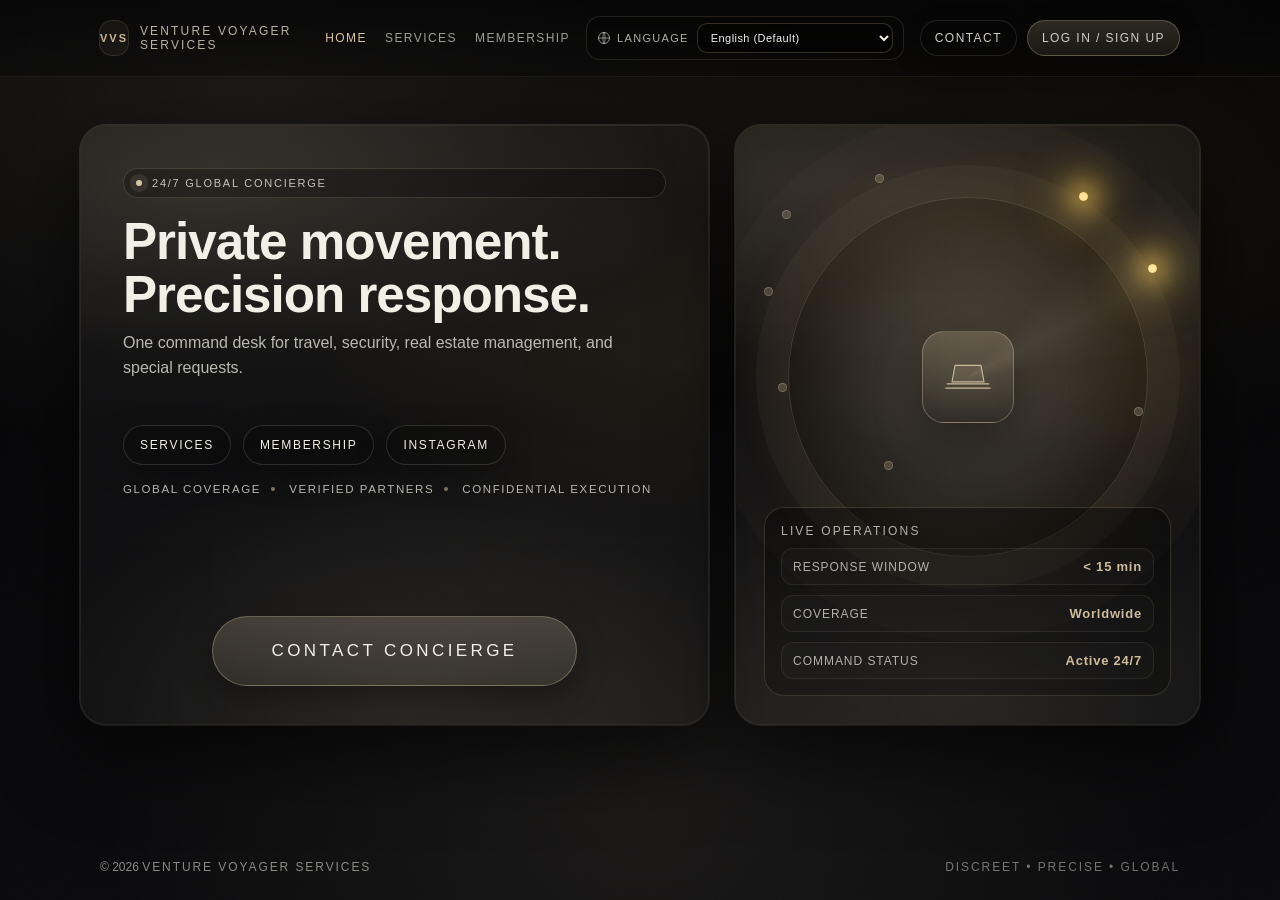
<file: transfer/cloudflare-github-publish-20260228/index.html>
<!doctype html>
<html lang="en">
<head>
  <meta charset="UTF-8" />
  <meta name="viewport" content="width=device-width, initial-scale=1" />
  <meta http-equiv="Cache-Control" content="no-cache, no-store, must-revalidate" />
  <meta http-equiv="Pragma" content="no-cache" />
  <meta http-equiv="Expires" content="0" />
  <title>Venture Voyager Services - Concierge</title>
  <meta name="description" content="Venture Voyager Services (VVS) - discreet luxury concierge and private access." />
  <link rel="stylesheet" href="styles.css?v=20260303-59" />
</head>
<body>
  <div class="wrap">
    <header>
      <div class="nav">
        <a class="brand" href="#home" data-route="home" aria-label="Venture Voyager Services">
          <span class="mark" aria-hidden="true">VVS</span>
          <span>Venture Voyager Services</span>
        </a>
        <nav class="navlinks" aria-label="Primary">
          <a href="#home" data-route="home" data-nav-link>Home</a>
          <a href="#services" data-route="services" data-nav-link>Services</a>
          <a href="#membership" data-route="membership" data-nav-link>Membership</a>
          <a href="#ambassador" data-route="ambassador" data-nav-link id="nav-ambassador" hidden>Red Lounge</a>
          <a href="#voyager-control" data-route="voyager-control" data-nav-link id="nav-voyager-control" hidden>Voyager Control</a>
        </nav>
        <div class="langControl" aria-label="Language">
          <span class="langLabel">
            <svg width="14" height="14" viewBox="0 0 24 24" fill="none" aria-hidden="true" xmlns="http://www.w3.org/2000/svg"><path d="M12 2.5a9.5 9.5 0 1 0 0 19 9.5 9.5 0 0 0 0-19Z" stroke="currentColor" stroke-width="1.6"/><path d="M2.8 12h18.4M12 2.7c2.7 2.5 2.7 16.1 0 18.6M12 2.7c-2.7 2.5-2.7 16.1 0 18.6" stroke="currentColor" stroke-width="1.4" stroke-linecap="round"/></svg>
            Language
          </span>
          <select class="langSelect" id="site-language-country" aria-label="Language Country">
            <option value="">English (Default)</option>
          </select>
        </div>
        <div class="cta">
          <a class="btn ghost" href="#contact" data-route="contact" id="contact-cta">Contact</a>
          <a class="btn primary" href="#account" data-route="account" id="auth-cta">Log In / Sign Up</a>
        </div>
      </div>
    </header>

    <main>
      <section class="routePage" data-page="home" aria-label="Home Page">
        <section class="hero" aria-label="Hero">
          <div class="panel left heroPrime">
            <div class="kicker"><span class="dot" aria-hidden="true"></span> 24/7 Global Concierge</div>
            <h1>Private movement.<br/>Precision response.</h1>
            <p class="h1sub">
              One command desk for travel, security, real estate management, and special requests.
            </p>
            <div class="actions">
              <a class="btn ghost big" href="#services" data-route="services">Services</a>
              <a class="btn ghost big" href="#membership" data-route="membership">Membership</a>
              <a class="btn ghost big" data-instagram-link href="https://www.instagram.com/venturevs/" target="_blank" rel="noopener noreferrer" aria-label="Instagram">Instagram</a>
            </div>
            <div class="heroPills" aria-label="Core Benefits">
              <span>Global Coverage</span>
              <span>Verified Partners</span>
              <span>Confidential Execution</span>
            </div>
            <div class="homeBottomCta">
              <a class="btn primary jumbo" href="#contact" data-route="contact">Contact Concierge</a>
            </div>
          </div>

          <aside class="panel right heroVisual" aria-label="VVS Command">
            <div class="heroGlow" aria-hidden="true"></div>
            <div class="heroRadar" aria-hidden="true"></div>
            <div class="heroCore" aria-hidden="true">
              <svg class="heroHat" viewBox="0 0 120 86" xmlns="http://www.w3.org/2000/svg">
                <path class="markStroke" d="M35 20h50l6 32H29l6-32Z" />
                <path class="markLine" d="M20 56h80" />
                <path class="markLine" d="M17 64h86" />
              </svg>
            </div>
            <div class="heroTargets" aria-hidden="true">
              <span class="heroDot dot1"></span>
              <span class="heroDot dot2"></span>
              <span class="heroDot dot3"></span>
              <span class="heroDot dot4"></span>
              <span class="heroDot dot5"></span>
              <span class="heroDot dot6"></span>
              <span class="heroDot dot7"></span>
              <span class="heroDot dot8"></span>
            </div>
            <div class="heroSignal" aria-hidden="true"></div>
            <div class="heroLedger">
              <p class="crestTitle">Live Operations</p>
              <div class="heroKpiRow">
                <span>Response Window</span>
                <b>&lt; 15 min</b>
              </div>
              <div class="heroKpiRow">
                <span>Coverage</span>
                <b>Worldwide</b>
              </div>
              <div class="heroKpiRow">
                <span>Command Status</span>
                <b>Active 24/7</b>
              </div>
            </div>
          </aside>
        </section>
      </section>

      <section class="routePage" data-page="services" aria-label="Services Page" hidden>
        <section class="view" aria-label="Services View">
          <div class="viewInner">
            <div class="viewTop">
              <div class="kicker"><span class="dot" aria-hidden="true"></span> Services</div>
              <a class="btn ghost" href="#home" data-route="home">Back</a>
            </div>
            <h2 class="viewTitle">Service command, simplified.</h2>
            <p class="viewSub servicesIntro">Select the category. Submit once. Your assigned concierge handles execution end-to-end.</p>

            <div class="serviceQuick" aria-label="Service Highlights">
              <div class="quickMetric"><b>Response</b><span>&lt; 15 minutes dispatch target</span></div>
              <div class="quickMetric"><b>Coverage</b><span>Global partner execution network</span></div>
              <div class="quickMetric"><b>Standard</b><span>Confidential, accountable delivery</span></div>
            </div>

            <div class="cards servicesCards">
              <a class="card serviceCardLink" href="#contact?service=travel_arrangement" data-service-request="travel_arrangement" aria-label="Request Travel Arrangement">
                <div class="cardBadge">01</div>
                <div>
                  <div class="cardTitle">Travel Arrangement</div>
                  <div class="cardText">Complete trip planning and live coordination from departure to arrival.</div>
                </div>
              </a>
              <a class="card serviceCardLink" href="#contact?service=security_escort" data-service-request="security_escort" aria-label="Request Security Escort">
                <div class="cardBadge">02</div>
                <div>
                  <div class="cardTitle">Security Escort</div>
                  <div class="cardText">Vetted protection teams, secure routing, and dynamic risk-aware movement support.</div>
                </div>
              </a>
              <a class="card serviceCardLink" href="#contact?service=real_estate_management" data-service-request="real_estate_management" aria-label="Request Real Estate Management">
                <div class="cardBadge">03</div>
                <div>
                  <div class="cardTitle">Real Estate Management</div>
                  <div class="cardText">Operational oversight for residences, villas, and managed properties with continuity support.</div>
                </div>
              </a>
              <a class="card serviceCardLink" href="#contact?service=special_service_request" data-service-request="special_service_request" aria-label="Request Special Service Request">
                <div class="cardBadge">04</div>
                <div>
                  <div class="cardTitle">Special Service Request</div>
                  <div class="cardText">Custom support for sensitive or uncommon requests with discreet specialist assignment.</div>
                </div>
              </a>
            </div>

            <div class="viewActions">
              <a class="btn" href="#contact" data-route="contact">Contact</a>
              <a class="btn ghost" href="#membership" data-route="membership">Membership</a>
            </div>
          </div>
        </section>
      </section>

      <section class="routePage" data-page="membership" aria-label="Membership Page" hidden>
        <section class="view" aria-label="Membership View">
          <div class="viewInner">
            <div class="viewTop">
              <div class="kicker"><span class="dot" aria-hidden="true"></span> Membership</div>
              <a class="btn ghost" href="#home" data-route="home">Back</a>
            </div>
            <h2 class="viewTitle">Voyager Membership Tiers</h2>
            <p class="viewSub">A progression system built for long-term clients. Select a tier card to review qualification requirements, duration, and benefit profile.</p>
            <p class="serviceLead">All Voyager tiers include 24/7 assistance, a private member card delivery, and free instant execution service. Voyager Cuprum through Voyager Noir are valid for one year; Voyager Red is lifetime by executive invitation only.</p>

            <div class="membershipGrid">
              <div class="tierList tierFlipList" role="tablist" aria-label="Membership Tiers">
                <button class="tierOption tier-cu isActive" type="button" data-tier="cuprum" role="tab" aria-selected="true">
                  <span class="tierFlipInner">
                    <span class="tierFaceFront">
                      <span class="tierMini"><span class="tierMiniLabel">Voyager Tier</span><span class="tierMiniName">Cuprum</span><span class="tierMiniBrand">VVS</span></span>
                      <span class="tierHint">Entry milestone with foundational loyalty benefits.</span>
                    </span>
                    <span class="tierFaceBack" data-tier-back="cuprum"></span>
                  </span>
                </button>
                <button class="tierOption tier-ar" type="button" data-tier="argentum" role="tab" aria-selected="false">
                  <span class="tierFlipInner">
                    <span class="tierFaceFront">
                      <span class="tierMini"><span class="tierMiniLabel">Voyager Tier</span><span class="tierMiniName">Argentum</span><span class="tierMiniBrand">VVS</span></span>
                      <span class="tierHint">Expanded value with priority airport support.</span>
                    </span>
                    <span class="tierFaceBack" data-tier-back="argentum"></span>
                  </span>
                </button>
                <button class="tierOption tier-au" type="button" data-tier="aurum" role="tab" aria-selected="false">
                  <span class="tierFlipInner">
                    <span class="tierFaceFront">
                      <span class="tierMini"><span class="tierMiniLabel">Voyager Tier</span><span class="tierMiniName">Aurum</span><span class="tierMiniBrand">VVS</span></span>
                      <span class="tierHint">Higher-access tier with business-level airport comfort.</span>
                    </span>
                    <span class="tierFaceBack" data-tier-back="aurum"></span>
                  </span>
                </button>
                <button class="tierOption tier-pt" type="button" data-tier="platinum" role="tab" aria-selected="false">
                  <span class="tierFlipInner">
                    <span class="tierFaceFront">
                      <span class="tierMini"><span class="tierMiniLabel">Voyager Tier</span><span class="tierMiniName">Platinum</span><span class="tierMiniBrand">VVS</span></span>
                      <span class="tierHint">Strategic travel privileges with premium transfers and stays.</span>
                    </span>
                    <span class="tierFaceBack" data-tier-back="platinum"></span>
                  </span>
                </button>
                <button class="tierOption tier-di" type="button" data-tier="diamante" role="tab" aria-selected="false">
                  <span class="tierFlipInner">
                    <span class="tierFaceFront">
                      <span class="tierMini"><span class="tierMiniLabel">Voyager Tier</span><span class="tierMiniName">Diamante</span><span class="tierMiniBrand">VVS</span></span>
                      <span class="tierHint">High-privilege tier with advanced protection and special requests.</span>
                    </span>
                    <span class="tierFaceBack" data-tier-back="diamante"></span>
                  </span>
                </button>
                <button class="tierOption tier-no" type="button" data-tier="noir" role="tab" aria-selected="false">
                  <span class="tierFlipInner">
                    <span class="tierFaceFront">
                      <span class="tierMini"><span class="tierMiniLabel">Voyager Tier</span><span class="tierMiniName">Noir</span><span class="tierMiniBrand">VVS</span></span>
                      <span class="tierHint">Elite ongoing tier with maximum operational flexibility.</span>
                    </span>
                    <span class="tierFaceBack" data-tier-back="noir"></span>
                  </span>
                </button>
                <button class="tierOption tier-re" type="button" data-tier="red" role="tab" aria-selected="false">
                  <span class="tierFlipInner">
                    <span class="tierFaceFront">
                      <span class="tierMini"><span class="tierMiniLabel">Voyager Tier</span><span class="tierMiniName">Red</span><span class="tierMiniBrand">VVS</span></span>
                      <span class="tierHint">Executive invitation tier with lifetime and Red Lounge privileges.</span>
                    </span>
                    <span class="tierFaceBack" data-tier-back="red"></span>
                  </span>
                </button>
              </div>
            </div>

            <div class="viewActions">
              <a class="btn" href="#services" data-route="services">View Services</a>
            </div>
          </div>
        </section>
      </section>

      <section class="routePage" data-page="contact" aria-label="Contact Page" hidden>
        <section class="view" aria-label="Contact View">
          <div class="viewInner">
            <div class="viewTop">
              <div class="kicker"><span class="dot" aria-hidden="true"></span> Contact</div>
              <a class="btn ghost" href="#home" data-route="home">Back</a>
            </div>
            <h2 class="viewTitle">Submit Your Service Request</h2>
            <p class="viewSub">Provide your request profile and preferred response channel. A concierge specialist will review your case and respond with execution details.</p>

            <form id="contact-form" method="post" action="/api/contact-submit" novalidate>
              <div class="contactLayout">
                <div class="field">
                  <label for="first-name">First Name</label>
                  <input class="input" id="first-name" name="firstName" type="text" required />
                </div>
                <div class="field">
                  <label for="last-name">Last Name</label>
                  <input class="input" id="last-name" name="lastName" type="text" required />
                </div>
                <div class="field">
                  <label for="title">Title</label>
                  <input class="input" id="title" name="title" type="text" placeholder="Mr, Ms, Dr, Executive Assistant..." required />
                </div>
                <div class="field">
                  <label for="country-issued">Country of Issued Service</label>
                  <select class="select" id="country-issued" name="countryIssued" required>
                    <option value="">Select country</option>
                  </select>
                </div>
                <div class="field">
                  <label for="phone">Phone Number (with Country Code)</label>
                  <input class="input" id="phone" name="phone" type="tel" placeholder="+1 555 123 4567" required />
                </div>
                <div class="field">
                  <label for="email">Email Address</label>
                  <input class="input" id="email" name="email" type="email" required />
                </div>
                <div class="field">
                  <label for="service-type">Service Type</label>
                  <select class="select" id="service-type" name="serviceType" required>
                    <option value="">Select service</option>
                    <option value="travel_arrangement">Travel Arrangement</option>
                    <option value="security_escort">Security Escort</option>
                    <option value="real_estate_management">Real Estate Management</option>
                    <option value="special_service_request">Special Service Request</option>
                  </select>
                </div>
                <div class="field">
                  <label for="execution-time">Desired Execution Time</label>
                  <select class="select" id="execution-time" name="executionTime" required>
                    <option value="">Select time window</option>
                    <option value="Instant">Instant</option>
                    <option value="24 Hours">24 Hours</option>
                    <option value="48 Hours">48 Hours</option>
                    <option value="72 Hours">72 Hours</option>
                    <option value="Within a Week">Within a Week</option>
                    <option value="Within a Month">Within a Month</option>
                    <option value="2 Months">2 Months</option>
                    <option value="3 Months">3 Months</option>
                    <option value="6 Months">6 Months</option>
                  </select>
                  <div class="warningNote" id="instant-warning" hidden>Additional fees for non-Voyager members apply for Instant execution.</div>
                </div>
                <div class="field full">
                  <label>Preferred Contact Method</label>
                  <div class="contactChoice">
                    <label class="choice contactMethodChoice" for="contact-method-email">
                      <input id="contact-method-email" type="radio" name="contactMethod" value="email" />
                      <span class="choiceTick" aria-hidden="true"></span>
                      <span class="choiceText">Contact by Email</span>
                    </label>
                    <label class="choice contactMethodChoice" for="contact-method-phone">
                      <input id="contact-method-phone" type="radio" name="contactMethod" value="phone" />
                      <span class="choiceTick" aria-hidden="true"></span>
                      <span class="choiceText">Contact by Phone</span>
                    </label>
                  </div>
                </div>
                <div class="field full">
                  <label for="request-details">Request Details</label>
                  <textarea class="textarea" id="request-details" name="requestDetails" placeholder="Describe your request, context, and required outcomes." required></textarea>
                </div>
              </div>
              <input type="hidden" name="assignedConcierge" value="VVS Concierge Desk" />
              <input type="hidden" name="clientTier" value="Non-Member" />

              <div class="errorLine" id="contact-error" aria-live="polite"></div>

              <div class="viewActions">
                <button class="btn primary" type="submit" id="contact-submit-btn">Submit Request</button>
                <a class="btn ghost" href="#membership" data-route="membership">View Membership</a>
              </div>
            </form>

          </div>
        </section>
      </section>

      <section class="routePage" data-page="account" aria-label="Account Page" hidden>
        <section class="view" aria-label="Account View">
          <div class="viewInner">
            <div class="viewTop">
              <div class="kicker"><span class="dot" aria-hidden="true"></span> Account</div>
              <a class="btn ghost" href="#home" data-route="home">Back</a>
            </div>
            <h2 class="viewTitle">Access Your VVS Account</h2>

            <div class="authCard">
              <div class="authTabs" role="tablist" aria-label="Authentication Tabs">
                <button type="button" class="authTab isActive" data-auth-tab="login" role="tab" aria-selected="true">Log In</button>
                <button type="button" class="authTab" data-auth-tab="signup" role="tab" aria-selected="false">Sign Up</button>
              </div>

              <div class="authPanel" data-auth-panel="login">
                <form id="login-step1" class="authGrid" novalidate>
                  <div class="field full">
                    <label for="login-email">Email Address</label>
                    <input class="input" id="login-email" type="email" required />
                  </div>
                  <div class="field full">
                    <label for="login-password">Password</label>
                    <input class="input" id="login-password" type="password" required />
                  </div>
                  <div class="viewActions">
                    <button class="btn primary" type="submit">Continue to Verification</button>
                  </div>
                </form>

                <form id="login-step2" class="authGrid" hidden novalidate>
                  <div class="field full">
                    <label for="login-phrase">Secret Phrase</label>
                    <input class="input" id="login-phrase" type="text" required />
                  </div>
                  <div class="field full">
                    <label for="login-code">Email Confirmation Code</label>
                    <input class="input" id="login-code" type="text" inputmode="numeric" required />
                  </div>
                  <div class="viewActions">
                    <button class="btn primary" type="submit">Verify and Log In</button>
                  </div>
                </form>
                <p class="authInfo" id="login-info"></p>
                <div class="viewActions" style="margin-top:10px;">
                  <button class="authLinkBtn" type="button" data-open-password-tab data-password-mode="recovery">Forgot your password?</button>
                  <button class="authLinkBtn" type="button" data-open-password-tab data-password-mode="change">Change Password</button>
                </div>
              </div>

              <div class="authPanel" data-auth-panel="signup" hidden>
                <form id="signup-step1" class="authGrid" novalidate>
                  <div class="field">
                    <label for="signup-title">Preferred Title</label>
                    <input class="input" id="signup-title" type="text" placeholder="Mr., Ms., Dr., His Highness..." required />
                  </div>
                  <div class="field">
                    <label for="signup-first">First Name</label>
                    <input class="input" id="signup-first" type="text" required />
                  </div>
                  <div class="field">
                    <label for="signup-last">Last Name</label>
                    <input class="input" id="signup-last" type="text" required />
                  </div>
                  <div class="field">
                    <label for="signup-country">Country of Residence</label>
                    <select class="select" id="signup-country" required>
                      <option value="">Select country</option>
                    </select>
                  </div>
                  <div class="field">
                    <label for="signup-phone">Phone Number (with Country Code)</label>
                    <input class="input" id="signup-phone" type="tel" placeholder="+1 555 123 4567" required />
                  </div>
                  <div class="field full">
                    <label for="signup-email">Email Address</label>
                    <input class="input" id="signup-email" type="email" required />
                  </div>
                  <div class="field">
                    <label for="signup-password">Password</label>
                    <input class="input" id="signup-password" type="password" minlength="12" required />
                    <div class="warningNote">Minimum 12 characters, with at least 2 capital letters, 2 numbers, and 2 special symbols.</div>
                  </div>
                  <div class="field">
                    <label for="signup-phrase">Secret Phrase</label>
                    <input class="input" id="signup-phrase" type="text" required />
                  </div>
                  <div class="viewActions">
                    <button class="btn primary" type="submit">Create Account and Send Code</button>
                  </div>
                </form>

                <form id="signup-step2" class="authGrid" hidden novalidate>
                  <div class="field full">
                    <label for="signup-code">Email Confirmation Code</label>
                    <input class="input" id="signup-code" type="text" inputmode="numeric" required />
                  </div>
                  <div class="viewActions">
                    <button class="btn primary" type="submit">Verify and Complete Sign Up</button>
                  </div>
                </form>
                <p class="authInfo" id="signup-info"></p>
                <div class="viewActions" style="margin-top:10px;">
                  <button class="authLinkBtn" type="button" data-open-password-tab data-password-mode="recovery">Forgot your password?</button>
                  <button class="authLinkBtn" type="button" data-open-password-tab data-password-mode="change">Change Password</button>
                </div>
              </div>

              <div class="authPanel" data-auth-panel="password" hidden>
                <form id="pw-old-form" class="authGrid" novalidate>
                  <div class="field full">
                    <label for="pw-old-email">Email Address</label>
                    <input class="input" id="pw-old-email" type="email" required />
                  </div>
                  <div class="field">
                    <label for="pw-old-password">Current Password</label>
                    <input class="input" id="pw-old-password" type="password" required />
                  </div>
                  <div class="field">
                    <label for="pw-old-new">New Password</label>
                    <input class="input" id="pw-old-new" type="password" minlength="12" required />
                  </div>
                  <div class="field full">
                    <label for="pw-old-confirm">Confirm New Password</label>
                    <input class="input" id="pw-old-confirm" type="password" minlength="12" required />
                  </div>
                  <div class="viewActions">
                    <button class="btn primary" type="submit">Update Password</button>
                  </div>
                </form>
                <p class="authInfo" id="password-info"></p>
              </div>

              <div class="authPanel" data-auth-panel="password-recovery" hidden>
                <form id="pw-recovery-step1" class="authGrid" novalidate>
                  <div class="field full">
                    <label for="pw-rec-email">Email Address</label>
                    <input class="input" id="pw-rec-email" type="email" required />
                  </div>
                  <div class="field full">
                    <label for="pw-rec-phrase">Secret Phrase</label>
                    <input class="input" id="pw-rec-phrase" type="text" required />
                  </div>
                  <div class="field full">
                    <label for="pw-rec-tier">Membership Tier</label>
                    <select class="select" id="pw-rec-tier" required>
                      <option value="">Select tier</option>
                      <option value="non-member">Non-Member</option>
                      <option value="voyager cuprum">Voyager Cuprum</option>
                      <option value="voyager argentum">Voyager Argentum</option>
                      <option value="voyager aurum">Voyager Aurum</option>
                      <option value="voyager platinum">Voyager Platinum</option>
                      <option value="voyager diamante">Voyager Diamante</option>
                      <option value="voyager noir">Voyager Noir</option>
                      <option value="voyager red">Voyager Red</option>
                      <option value="staff">Staff</option>
                      <option value="owner">Owner</option>
                    </select>
                  </div>
                  <div class="viewActions">
                    <button class="btn primary" type="submit">Send Verification Code</button>
                  </div>
                </form>
                <form id="pw-recovery-step2" class="authGrid" hidden novalidate>
                  <div class="field full">
                    <label for="pw-rec-code">Email Verification Code</label>
                    <input class="input" id="pw-rec-code" type="text" inputmode="numeric" required />
                  </div>
                  <div class="field">
                    <label for="pw-rec-new">New Password</label>
                    <input class="input" id="pw-rec-new" type="password" minlength="12" required />
                  </div>
                  <div class="field">
                    <label for="pw-rec-confirm">Confirm New Password</label>
                    <input class="input" id="pw-rec-confirm" type="password" minlength="12" required />
                  </div>
                  <div class="viewActions">
                    <button class="btn primary" type="submit">Verify and Reset Password</button>
                  </div>
                </form>
                <p class="authInfo" id="password-recovery-info"></p>
              </div>
            </div>
          </div>
        </section>
      </section>

      <section class="routePage" data-page="profile" aria-label="Account Dashboard Page" hidden>
        <section class="view" aria-label="Account Dashboard View">
          <div class="viewInner profileTheme tier-theme-red" id="profile-shell">
            <div class="viewTop">
              <div class="kicker"><span class="dot" aria-hidden="true"></span> Account Dashboard</div>
              <div class="viewActions" style="margin-top:0;">
                <a class="btn ghost" href="#sunrise" data-route="sunrise" id="profile-sunrise-btn" hidden>Access VVS Sunrise</a>
                <a class="btn ghost" href="#ambassador" data-route="ambassador" id="profile-ambassador-btn" hidden>Red Lounge</a>
                <button class="btn ghost" type="button" id="profile-account-settings-btn">Account Settings</button>
                <button class="btn primary" type="button" id="profile-submit-service-top" data-route="contact" onclick="return window.openVvsServiceRequest ? window.openVvsServiceRequest(event) : false;">Request Service</button>
                <button class="btn ghost" type="button" id="logout-btn">Log Out</button>
                <a class="btn ghost" href="#home" data-route="home">Back</a>
              </div>
            </div>

            <p class="ownerExecutiveTag" id="owner-executive-tag" hidden>VVS - EXECUTIVE</p>
            <h2 class="profileGreeting" id="profile-greeting">Marhaba His Higness Al-Qinar</h2>
            <p class="viewSub" id="profile-summary">Voyager Red member profile with active service operations.</p>

            <div class="profileGrid">
              <article class="profileCard">
                <p class="profileLabel" id="profile-status-label">Membership</p>
                <h3 class="profileValue" id="profile-tier">Voyager Red</h3>
                <p class="profileNote"><span id="profile-status-note-label">Services completed</span>: <b id="profile-services-completed">347</b></p>
              </article>

              <article class="profileCard">
                <p class="profileLabel">Past Service</p>
                <h3 class="profileValue" id="profile-past-title">Jerusalem Security Escort</h3>
                <p class="profileNote" id="profile-past-details"></p>
              </article>

              <article class="profileCard">
                <p class="profileLabel">Upcoming Service</p>
                <h3 class="profileValue" id="profile-upcoming-title">Maldives - Radoga Resorts</h3>
                <p class="profileNote" id="profile-upcoming-details"></p>
              </article>

              <article class="profileCard profileCardWide" id="profile-owner-metrics" hidden>
                <p class="profileLabel">Owner Control Center (Past 24 Hours)</p>
                <div class="ownerMetricsGrid">
                  <div class="teamItem"><b>Services Completed</b><span id="owner-services-completed-24h"></span></div>
                  <div class="teamItem"><b>Client Reviews</b><span id="owner-client-reviews-24h"></span></div>
                  <div class="teamItem"><b>Revenue (Brut / Net)</b><span id="owner-revenue-24h"></span></div>
                  <div class="teamItem"><b>Expenses</b><span id="owner-expenses-24h"></span></div>
                  <div class="teamItem"><b>Money to be Earned / Paid</b><span id="owner-money-flow-24h"></span></div>
                  <div class="teamItem"><b>Concierge Extra-Time Hours</b><span id="owner-overtime-24h"></span></div>
                  <div class="teamItem"><b>Most Important Goal Today</b><span id="owner-goal-today"></span></div>
                  <div class="teamItem"><b>Average Satisfaction Rate</b><span id="owner-satisfaction-rate"></span></div>
                </div>
                <div class="ownerListWrap">
                  <div>
                    <p class="profileLabel">Top 5 Concierge Performances Today</p>
                    <ul class="profileTips" id="owner-top-performance"></ul>
                  </div>
                  <div>
                    <p class="profileLabel">Top 5 Most Selected Concierges Today</p>
                    <ul class="profileTips" id="owner-top-selected"></ul>
                  </div>
                </div>
              </article>

              <article class="profileCard profileCardWide" id="profile-red-team">
                <p class="profileLabel">Your Private Team</p>
                <p class="profileNote" id="profile-red-team-status" hidden></p>
                <div class="teamGrid">
                  <div class="teamItem"><b>Fleet</b><span id="team-pilot"></span></div>
                  <div class="teamItem"><b>Driver</b><span id="team-driver"></span></div>
                  <div class="teamItem"><b>Concierge</b><span id="team-concierge"></span></div>
                  <div class="teamItem"><b>Head of Security</b><span id="team-security"></span></div>
                </div>
              </article>

              <article class="profileCard profileCardWide" id="profile-standard-support" hidden>
                <p class="profileLabel">Last Concierge Worked With</p>
                <p class="profileNote" id="profile-concierge-auto-note" style="margin-top:10px;">Auto-assigned by VVS dispatch engine based on account profile and active routing load.</p>
                <p class="profileNote" id="profile-last-concierge"></p>
                <div class="viewActions">
                  <button class="btn ghost" type="button" id="same-concierge-btn">Request Same Concierge (Check Availability)</button>
                </div>
                <p class="authInfo" id="same-concierge-result"></p>
              </article>

              <article class="profileCard profileCardWide" id="profile-service-toolbar" hidden>
                <p class="profileLabel">Service Submission</p>
                <p class="profileNote">Your account details will be prefilled automatically. Choose a concierge from your desk or submit directly.</p>
                <div class="viewActions">
                  <button class="btn primary" type="button" id="profile-submit-service-btn" data-route="contact" onclick="return window.openVvsServiceRequest ? window.openVvsServiceRequest(event) : false;">Submit Service</button>
                </div>
              </article>

              <article class="profileCard profileCardWide" id="profile-progress-wrap" hidden>
                <p class="profileLabel">Tier Progress</p>
                <div class="progressTrack">
                  <div class="progressFill" id="profile-progress-fill" style="width: 0%;"></div>
                </div>
                <p class="profileNote" id="profile-progress-text"></p>
              </article>

              <article class="profileCard profileCardWide" id="profile-staff-dashboard" hidden>
                <p class="profileLabel">Staff Operations Dashboard</p>
                <div class="teamGrid" id="profile-staff-metrics"></div>
                <ul class="profileTips" id="profile-staff-modules"></ul>
              </article>

              <article class="profileCard profileCardWide" id="profile-concierge-desk-card">
                <p class="profileLabel" id="profile-concierge-card-label">Available Concierge Desk</p>
                <div class="teamGrid" id="profile-concierge-list"></div>
              </article>

              <article class="profileCard profileCardWide" id="profile-tips-card">
                <p class="profileLabel" id="profile-tips-label">Trip & Safety Tips</p>
                <ul class="profileTips" id="profile-tips">
                  <li>Carry primary and backup identification in separate locations.</li>
                  <li>Keep one trusted contact informed of itinerary shifts.</li>
                  <li>Use verified transport and avoid publishing live location online.</li>
                </ul>
              </article>
            </div>
          </div>
        </section>
      </section>

      <section class="routePage" data-page="ambassador" aria-label="Red Lounge Page" hidden>
        <section class="view" aria-label="Red Lounge View">
          <div class="viewInner ambassadorShell">
            <div class="viewTop">
              <div class="kicker"><span class="dot" aria-hidden="true"></span> Red Lounge</div>
              <a class="btn ghost" href="#profile" data-route="profile">Back</a>
            </div>
            <h2 class="viewTitle" id="ambassador-greeting">Good Evening, Mrs. Kovaleva-Buyvidayte</h2>
            <p class="viewSub">Private Red-tier briefing with curated events, daily privilege offers, and executive notes from VVS leadership.</p>

            <div class="ambassadorGrid">
              <article class="ambassadorCard">
                <p class="profileLabel">Upcoming Red Events by VVS</p>
                <ul class="profileTips" id="ambassador-events">
                  <li>Red Circle Gala, Monaco - March 14, 2026, 20:00 (CET)</li>
                  <li>Private Aviation Forum, Zurich - March 29, 2026, 11:00 (CET)</li>
                  <li>Security Leadership Dinner, Dubai - April 10, 2026, 19:30 (GST)</li>
                </ul>
              </article>

              <article class="ambassadorCard">
                <p class="profileLabel">Special Concierge Offers for Today</p>
                <ul class="profileTips" id="ambassador-offers">
                  <li>Priority same-day executive dispatch window until 23:00 local time.</li>
                  <li>Complimentary private terminal handling for one international departure.</li>
                  <li>Extended late-night operations desk with direct Red-tier routing.</li>
                </ul>
              </article>

              <article class="ambassadorCard ambassadorCardWide">
                <p class="profileLabel">Upcoming Event Details</p>
                <p class="profileNote" id="ambassador-event-details">
                  Red Circle Gala, Monaco: private waterfront venue access, security perimeter coordination from 18:30, fleet staging in three secure zones, and dedicated concierge command channel from first pickup through post-event return.
                </p>
              </article>

              <article class="ambassadorCard ambassadorCardWide">
                <p class="profileLabel">CEO & COO Greeting | Gift of the Month</p>
                <p class="profileNote" id="ambassador-ceo-note">
                  Founders message: thank you for your continued trust in VVS and for allowing our team to support your global movements with precision and discretion. Gift of the month: a bespoke carbon-shell executive travel case with RFID-shielded document vault, encrypted luggage tracker, monogrammed leather passport folio, and a private route-briefing dossier prepared for your next trip.
                </p>
              </article>

              <article class="ambassadorCard ambassadorMoneyCard ambassadorCardWide">
                <p class="profileLabel">Money Saved by Travelling with VVS</p>
                <h3 class="ambassadorMoneyValue" id="ambassador-money-saved">$0 USD</h3>
                <p class="profileNote">Estimated cumulative savings based on Red-tier privileges, optimized routing, and operational efficiency credits.</p>
              </article>
            </div>
          </div>
        </section>
      </section>

      <section class="routePage" data-page="voyager-control" aria-label="Voyager Control Page" hidden>
        <section class="view" aria-label="Voyager Control View">
          <div class="viewInner profileTheme tier-theme-owner">
            <div class="viewTop">
              <div class="kicker"><span class="dot" aria-hidden="true"></span> Voyager Control</div>
              <a class="btn ghost" href="#profile" data-route="profile">Back</a>
            </div>
            <h2 class="viewTitle" id="voyager-control-greeting">Voyager Control - Owner Board</h2>
            <p class="viewSub">Executive operational oversight for tier experience, concierge outcomes, and member-critical alerts.</p>

            <div class="profileGrid">
              <article class="profileCard profileCardWide">
                <p class="profileLabel">All Tiers Satisfaction</p>
                <p class="profileNote" id="vc-all-tiers-summary">System-wide member satisfaction blend and service quality pulse.</p>
              </article>

              <article class="profileCard">
                <p class="profileLabel">Cuprum</p>
                <h3 class="profileValue" id="vc-sat-cuprum">0%</h3>
              </article>
              <article class="profileCard">
                <p class="profileLabel">Argentum</p>
                <h3 class="profileValue" id="vc-sat-argentum">0%</h3>
              </article>
              <article class="profileCard">
                <p class="profileLabel">Aurum</p>
                <h3 class="profileValue" id="vc-sat-aurum">0%</h3>
              </article>
              <article class="profileCard">
                <p class="profileLabel">Platinum</p>
                <h3 class="profileValue" id="vc-sat-platinum">0%</h3>
              </article>
              <article class="profileCard">
                <p class="profileLabel">Diamante</p>
                <h3 class="profileValue" id="vc-sat-diamante">0%</h3>
              </article>
              <article class="profileCard">
                <p class="profileLabel">Noir</p>
                <h3 class="profileValue" id="vc-sat-noir">0%</h3>
              </article>
              <article class="profileCard">
                <p class="profileLabel">Red</p>
                <h3 class="profileValue" id="vc-sat-red">0%</h3>
              </article>

              <article class="profileCard profileCardWide">
                <p class="profileLabel">Complaints of the Day</p>
                <ul class="profileTips" id="vc-complaints-day"></ul>
              </article>

              <article class="profileCard profileCardWide">
                <p class="profileLabel">Team Red Performance | Information | Monthly Spend</p>
                <p class="profileNote" id="vc-red-performance"></p>
              </article>

              <article class="profileCard profileCardWide">
                <p class="profileLabel">Red Main Requests / Complaints (Assigned Concierges)</p>
                <ul class="profileTips" id="vc-red-requests"></ul>
              </article>

              <article class="profileCard profileCardWide">
                <p class="profileLabel">Tier KPIs and Performance</p>
                <ul class="profileTips" id="vc-tier-kpis"></ul>
              </article>

              <article class="profileCard profileCardWide">
                <p class="profileLabel">General Information to Pay Attention To</p>
                <ul class="profileTips" id="vc-general-attention"></ul>
              </article>
            </div>
          </div>
        </section>
      </section>

      <section class="routePage" data-page="sunrise" aria-label="VVS Sunrise Page" hidden>
        <section class="view" aria-label="VVS Sunrise View">
          <div class="viewInner profileTheme tier-theme-owner sunriseShell">
            <div class="sunriseAmbient" aria-hidden="true">
              <span class="sunriseOrb orbA"></span>
              <span class="sunriseOrb orbB"></span>
              <span class="sunriseOrb orbC"></span>
            </div>
            <div class="viewTop">
              <div class="kicker"><span class="dot" aria-hidden="true"></span> VVS Sunrise</div>
              <div class="viewActions" style="margin-top:0;">
                <button class="btn ghost" type="button" id="sunrise-logout-btn">Log Out</button>
                <a class="btn ghost" href="#profile" data-route="profile">Back</a>
              </div>
            </div>

            <section class="sunriseAuthCard" id="sunrise-auth-card">
              <h2 class="viewTitle sunriseTitle">Sunrise Secure Access</h2>
              <p class="viewSub">Owner verification required before opening Sunrise modules.</p>
              <form id="sunrise-step1" class="authGrid" novalidate>
                <div class="field">
                  <label for="sunrise-email">Sunrise Email</label>
                  <input class="input" id="sunrise-email" type="email" required autocomplete="off" />
                </div>
                <div class="field">
                  <label for="sunrise-password">Sunrise Password</label>
                  <input class="input" id="sunrise-password" type="password" required autocomplete="off" />
                </div>
                <div class="viewActions">
                  <button class="btn primary" type="submit">Continue to Verification</button>
                </div>
              </form>
              <form id="sunrise-step2" class="authGrid" hidden novalidate>
                <div class="field">
                  <label for="sunrise-phrase">Secret Phrase</label>
                  <input class="input" id="sunrise-phrase" type="text" required autocomplete="off" />
                </div>
                <div class="field">
                  <label for="sunrise-code">Email Confirmation Code</label>
                  <input class="input" id="sunrise-code" type="text" inputmode="numeric" required autocomplete="off" />
                </div>
                <div class="viewActions">
                  <button class="btn primary" type="submit">Unlock Sunrise</button>
                </div>
              </form>
              <p class="authInfo" id="sunrise-info"></p>
            </section>

            <section id="sunrise-panel" hidden>
              <h2 class="viewTitle" id="sunrise-greeting">Good Morning, Mr. Totev - Welcome to Sunrise, Access Level - Owner</h2>
              <p class="viewSub" id="sunrise-subtitle">Owner command modules for strategic control of VVS operations.</p>

              <div class="sunriseOpsSummary" id="sunrise-ops-summary">
                <article class="sunriseSummaryCard"><p class="sunriseCategoryTitle">DTS Documents</p><b id="sum-dts-count">0</b></article>
                <article class="sunriseSummaryCard"><p class="sunriseCategoryTitle">Total Expenses</p><b id="sum-eam-total">$0</b></article>
                <article class="sunriseSummaryCard"><p class="sunriseCategoryTitle">Total Income</p><b id="sum-ifs-total">$0</b></article>
                <article class="sunriseSummaryCard"><p class="sunriseCategoryTitle">Employees</p><b id="sum-ecs-count">0</b></article>
                <article class="sunriseSummaryCard"><p class="sunriseCategoryTitle">RTA Pending</p><b id="sum-rta-pending">0</b></article>
                <article class="sunriseSummaryCard"><p class="sunriseCategoryTitle">SOC Active Services</p><b id="sum-soc-current">0</b></article>
                <article class="sunriseSummaryCard"><p class="sunriseCategoryTitle">Notos Sessions</p><b id="sum-lcs-count">0</b></article>
              </div>

              <div class="sunriseCategoryWrap">
                <article class="sunriseCategoryCard">
                  <p class="sunriseCategoryTitle">Finance & Performance</p>
                  <div class="sunriseLaunchGrid">
                    <a class="sunriseLaunchBtn" href="#sunrise-revenue" data-route="sunrise-revenue" data-shortcut="rev1"><span class="sunriseShortcutCode">REV1</span>Revenue Management</a>
                    <a class="sunriseLaunchBtn" href="#sunrise-sales" data-route="sunrise-sales" data-shortcut="sls1"><span class="sunriseShortcutCode">SLS1</span>Sales Performance</a>
                    <a class="sunriseLaunchBtn" href="#sunrise-income" data-route="sunrise-income" data-shortcut="inc1"><span class="sunriseShortcutCode">INC1</span>Income Management</a>
                    <a class="sunriseLaunchBtn" href="#sunrise-expenses" data-route="sunrise-expenses" data-shortcut="exp1"><span class="sunriseShortcutCode">EXP1</span>Expenses Management</a>
                    <a class="sunriseLaunchBtn" href="#sunrise-performance" data-route="sunrise-performance" data-shortcut="ovr1"><span class="sunriseShortcutCode">OVR1</span>VVS Performance Overview</a>
                  </div>
                </article>

                <article class="sunriseCategoryCard">
                  <p class="sunriseCategoryTitle">Operations & Delivery</p>
                  <div class="sunriseLaunchGrid">
                    <a class="sunriseLaunchBtn" href="#sunrise-services" data-route="sunrise-services" data-shortcut="srv1"><span class="sunriseShortcutCode">SRV1</span>Services Dashboard</a>
                    <a class="sunriseLaunchBtn" href="#sunrise-rta" data-route="sunrise-rta" data-shortcut="rta"><span class="sunriseShortcutCode">RTA</span>Red Team Assigning</a>
                    <a class="sunriseLaunchBtn" href="#sunrise-locations" data-route="sunrise-locations" data-shortcut="loc1"><span class="sunriseShortcutCode">LOC1</span>Locations</a>
                    <a class="sunriseLaunchBtn" href="#sunrise-maintenance" data-route="sunrise-maintenance" data-shortcut="mnt1"><span class="sunriseShortcutCode">MNT1</span>Maintenance</a>
                    <a class="sunriseLaunchBtn" href="#sunrise-events" data-route="sunrise-events" data-shortcut="evt1"><span class="sunriseShortcutCode">EVT1</span>Events Planning</a>
                  </div>
                </article>

                <article class="sunriseCategoryCard">
                  <p class="sunriseCategoryTitle">People, Marketing & Compliance</p>
                  <div class="sunriseLaunchGrid">
                    <a class="sunriseLaunchBtn" href="#sunrise-marketing" data-route="sunrise-marketing" data-shortcut="mkt1"><span class="sunriseShortcutCode">MKT1</span>Marketing</a>
                    <a class="sunriseLaunchBtn" href="#sunrise-employees" data-route="sunrise-employees" data-shortcut="emp1"><span class="sunriseShortcutCode">EMP1</span>Employees Dashboard</a>
                    <a class="sunriseLaunchBtn" href="#sunrise-surveys" data-route="sunrise-surveys" data-shortcut="csv1"><span class="sunriseShortcutCode">CSV1</span>Customer Surveys</a>
                    <a class="sunriseLaunchBtn" href="#sunrise-legality" data-route="sunrise-legality" data-shortcut="lgl1"><span class="sunriseShortcutCode">LGL1</span>Legality Follow Ups</a>
                  </div>
                </article>
              </div>
            </section>
          </div>
        </section>
      </section>

      <section class="routePage" data-page="sunrise-revenue" aria-label="Sunrise Revenue Page" hidden>
        <section class="view"><div class="viewInner sunriseShell sunriseDetailShell"><div class="viewTop"><div class="kicker"><span class="dot" aria-hidden="true"></span> Sunrise • Revenue</div><div class="viewActions" style="margin-top:0;"><button class="btn ghost" type="button" data-sunrise-logout>Log Out</button><a class="btn ghost" href="#sunrise" data-route="sunrise">Back</a></div></div><h2 class="viewTitle">Revenue Management</h2><div class="sunriseDetailGrid"><article class="sunriseDetailCard opsEditableBlock"><h3>Revenue Flow Access</h3><p class="opsText">Live revenue flow by corridor, service category, and client segment with detailed operational insights.</p><textarea class="opsEditor" hidden></textarea><div class="sunriseModuleActions"><button class="sunriseMiniBtn ops-edit" type="button">Edit</button><button class="sunriseMiniBtn ops-save" type="button" hidden>Save</button><button class="sunriseMiniBtn ops-cancel" type="button" hidden>Cancel</button></div></article><article class="sunriseDetailCard opsEditableBlock"><h3>Gross/Net Detail</h3><p class="opsText">Gross: $612,940 | Net: $462,380 | Margin: 75.4% | YTD uplift +8.2%.</p><textarea class="opsEditor" hidden></textarea><div class="sunriseModuleActions"><button class="sunriseMiniBtn ops-edit" type="button">Edit</button><button class="sunriseMiniBtn ops-save" type="button" hidden>Save</button><button class="sunriseMiniBtn ops-cancel" type="button" hidden>Cancel</button></div></article></div></div></section>
      </section>

      <section class="routePage" data-page="sunrise-sales" aria-label="Sunrise Sales Page" hidden>
        <section class="view"><div class="viewInner sunriseShell sunriseDetailShell"><div class="viewTop"><div class="kicker"><span class="dot"></span> Sunrise • Sales</div><div class="viewActions" style="margin-top:0;"><button class="btn ghost" type="button" data-sunrise-logout>Log Out</button><a class="btn ghost" href="#sunrise" data-route="sunrise">Back</a></div></div><h2 class="viewTitle">Sales Performance</h2><div class="sunriseDetailGrid"><article class="sunriseDetailCard opsEditableBlock"><h3>Sales Metrics</h3><p class="opsText">Services sold, upsales, collaborations, conversion rate, close-time, and account performance in detail.</p><textarea class="opsEditor" hidden></textarea><div class="sunriseModuleActions"><button class="sunriseMiniBtn ops-edit" type="button">Edit</button><button class="sunriseMiniBtn ops-save" type="button" hidden>Save</button><button class="sunriseMiniBtn ops-cancel" type="button" hidden>Cancel</button></div></article></div></div></section>
      </section>

      <section class="routePage" data-page="sunrise-marketing" aria-label="Sunrise Marketing Page" hidden>
        <section class="view"><div class="viewInner sunriseShell sunriseDetailShell"><div class="viewTop"><div class="kicker"><span class="dot"></span> Sunrise • Marketing</div><div class="viewActions" style="margin-top:0;"><button class="btn ghost" type="button" data-sunrise-logout>Log Out</button><a class="btn ghost" href="#sunrise" data-route="sunrise">Back</a></div></div><h2 class="viewTitle">Marketing</h2><div class="sunriseDetailGrid"><article class="sunriseDetailCard opsEditableBlock"><h3>Flow & Performance</h3><p class="opsText">General marketing flow, campaign performance, lead quality insights, and overall brand-response efficiency.</p><textarea class="opsEditor" hidden></textarea><div class="sunriseModuleActions"><button class="sunriseMiniBtn ops-edit" type="button">Edit</button><button class="sunriseMiniBtn ops-save" type="button" hidden>Save</button><button class="sunriseMiniBtn ops-cancel" type="button" hidden>Cancel</button></div></article></div></div></section>
      </section>

      <section class="routePage" data-page="sunrise-locations" aria-label="Sunrise Locations Page" hidden>
        <section class="view"><div class="viewInner sunriseShell sunriseDetailShell"><div class="viewTop"><div class="kicker"><span class="dot"></span> Sunrise • Locations</div><div class="viewActions" style="margin-top:0;"><button class="btn ghost" type="button" data-sunrise-logout>Log Out</button><a class="btn ghost" href="#sunrise" data-route="sunrise">Back</a></div></div><h2 class="viewTitle">Locations</h2><div class="sunriseDetailGrid"><article class="sunriseDetailCard opsEditableBlock"><h3>Office & IR Coverage</h3><p class="opsText">All VVS office locations and immediate-response (IR) locations with readiness and response windows.</p><textarea class="opsEditor" hidden></textarea><div class="sunriseModuleActions"><button class="sunriseMiniBtn ops-edit" type="button">Edit</button><button class="sunriseMiniBtn ops-save" type="button" hidden>Save</button><button class="sunriseMiniBtn ops-cancel" type="button" hidden>Cancel</button></div></article></div></div></section>
      </section>

      <section class="routePage" data-page="sunrise-maintenance" aria-label="Sunrise Maintenance Page" hidden>
        <section class="view"><div class="viewInner sunriseShell sunriseDetailShell"><div class="viewTop"><div class="kicker"><span class="dot"></span> Sunrise • Maintenance</div><div class="viewActions" style="margin-top:0;"><button class="btn ghost" type="button" data-sunrise-logout>Log Out</button><a class="btn ghost" href="#sunrise" data-route="sunrise">Back</a></div></div><h2 class="viewTitle">Maintenance</h2><div class="sunriseDetailGrid"><article class="sunriseDetailCard opsEditableBlock"><h3>Cleanings Pipeline</h3><p class="opsText">Cleanings after past services and before new services, including completion status and escalation flags.</p><textarea class="opsEditor" hidden></textarea><div class="sunriseModuleActions"><button class="sunriseMiniBtn ops-edit" type="button">Edit</button><button class="sunriseMiniBtn ops-save" type="button" hidden>Save</button><button class="sunriseMiniBtn ops-cancel" type="button" hidden>Cancel</button></div></article></div></div></section>
      </section>

      <section class="routePage" data-page="sunrise-employees" aria-label="Sunrise Employees Page" hidden>
        <section class="view"><div class="viewInner sunriseShell sunriseDetailShell"><div class="viewTop"><div class="kicker"><span class="dot"></span> Sunrise • Employees</div><div class="viewActions" style="margin-top:0;"><button class="btn ghost" type="button" data-sunrise-logout>Log Out</button><a class="btn ghost" href="#sunrise" data-route="sunrise">Back</a></div></div><h2 class="viewTitle">Employees Dashboard</h2><div class="sunriseDetailGrid"><article class="sunriseDetailCard opsEditableBlock"><h3>Performance & Wages</h3><p class="opsText">Employee performance matrix, wages paid/to be paid, and active team allocation by function.</p><textarea class="opsEditor" hidden></textarea><div class="sunriseModuleActions"><button class="sunriseMiniBtn ops-edit" type="button">Edit</button><button class="sunriseMiniBtn ops-save" type="button" hidden>Save</button><button class="sunriseMiniBtn ops-cancel" type="button" hidden>Cancel</button></div></article></div></div></section>
      </section>

      <section class="routePage" data-page="sunrise-services" aria-label="Sunrise Services Page" hidden>
        <section class="view"><div class="viewInner sunriseShell sunriseDetailShell"><div class="viewTop"><div class="kicker"><span class="dot"></span> Sunrise • Services</div><div class="viewActions" style="margin-top:0;"><button class="btn ghost" type="button" data-sunrise-logout>Log Out</button><a class="btn ghost" href="#sunrise" data-route="sunrise">Back</a></div></div><h2 class="viewTitle">Services Dashboard</h2><div class="sunriseDetailGrid"><article class="sunriseDetailCard opsEditableBlock"><h3>Active Queue</h3><p class="opsText">All services to be completed (basic to high), requested timeframes, and past service performance details.</p><textarea class="opsEditor" hidden></textarea><div class="sunriseModuleActions"><button class="sunriseMiniBtn ops-edit" type="button">Edit</button><button class="sunriseMiniBtn ops-save" type="button" hidden>Save</button><button class="sunriseMiniBtn ops-cancel" type="button" hidden>Cancel</button></div></article></div></div></section>
      </section>

      <section class="routePage" data-page="sunrise-legality" aria-label="Sunrise Legality Page" hidden>
        <section class="view"><div class="viewInner sunriseShell sunriseDetailShell"><div class="viewTop"><div class="kicker"><span class="dot"></span> Sunrise • Legality</div><div class="viewActions" style="margin-top:0;"><button class="btn ghost" type="button" data-sunrise-logout>Log Out</button><a class="btn ghost" href="#sunrise" data-route="sunrise">Back</a></div></div><h2 class="viewTitle">Legality Follow Ups</h2><div class="sunriseDetailGrid"><article class="sunriseDetailCard opsEditableBlock"><h3>Legal Operations</h3><p class="opsText">Legal cases, review documents, company file box, solved cases, and cases pending legal review.</p><textarea class="opsEditor" hidden></textarea><div class="sunriseModuleActions"><button class="sunriseMiniBtn ops-edit" type="button">Edit</button><button class="sunriseMiniBtn ops-save" type="button" hidden>Save</button><button class="sunriseMiniBtn ops-cancel" type="button" hidden>Cancel</button></div></article></div></div></section>
      </section>

      <section class="routePage" data-page="sunrise-expenses" aria-label="Sunrise Expenses Page" hidden>
        <section class="view"><div class="viewInner sunriseShell sunriseDetailShell"><div class="viewTop"><div class="kicker"><span class="dot"></span> Sunrise • Expenses</div><div class="viewActions" style="margin-top:0;"><button class="btn ghost" type="button" data-sunrise-logout>Log Out</button><a class="btn ghost" href="#sunrise" data-route="sunrise">Back</a></div></div><h2 class="viewTitle">Expenses Management</h2><div class="sunriseDetailGrid"><article class="sunriseDetailCard opsEditableBlock"><h3>Detailed Spend</h3><p class="opsText">Expenses in full detail, highlights, anomalies, and recommended adjustments by operational segment.</p><textarea class="opsEditor" hidden></textarea><div class="sunriseModuleActions"><button class="sunriseMiniBtn ops-edit" type="button">Edit</button><button class="sunriseMiniBtn ops-save" type="button" hidden>Save</button><button class="sunriseMiniBtn ops-cancel" type="button" hidden>Cancel</button></div></article></div></div></section>
      </section>

      <section class="routePage" data-page="sunrise-income" aria-label="Sunrise Income Page" hidden>
        <section class="view"><div class="viewInner sunriseShell sunriseDetailShell"><div class="viewTop"><div class="kicker"><span class="dot"></span> Sunrise • Income</div><div class="viewActions" style="margin-top:0;"><button class="btn ghost" type="button" data-sunrise-logout>Log Out</button><a class="btn ghost" href="#sunrise" data-route="sunrise">Back</a></div></div><h2 class="viewTitle">Income Management</h2><div class="sunriseDetailGrid"><article class="sunriseDetailCard opsEditableBlock"><h3>Net Profit Trace</h3><p class="opsText">Income tracing, net profits, net YTD performance, receivables status, and forecast confidence levels.</p><textarea class="opsEditor" hidden></textarea><div class="sunriseModuleActions"><button class="sunriseMiniBtn ops-edit" type="button">Edit</button><button class="sunriseMiniBtn ops-save" type="button" hidden>Save</button><button class="sunriseMiniBtn ops-cancel" type="button" hidden>Cancel</button></div></article></div></div></section>
      </section>

      <section class="routePage" data-page="sunrise-surveys" aria-label="Sunrise Surveys Page" hidden>
        <section class="view"><div class="viewInner sunriseShell sunriseDetailShell"><div class="viewTop"><div class="kicker"><span class="dot"></span> Sunrise • Surveys</div><div class="viewActions" style="margin-top:0;"><button class="btn ghost" type="button" data-sunrise-logout>Log Out</button><a class="btn ghost" href="#sunrise" data-route="sunrise">Back</a></div></div><h2 class="viewTitle">Customer Surveys</h2><div class="sunriseDetailGrid"><article class="sunriseDetailCard opsEditableBlock"><h3>Survey Intelligence</h3><p class="opsText">Surveys, reviews, FAQ responded, avg handling time, most asked question, and positive/negative discussion topics.</p><textarea class="opsEditor" hidden></textarea><div class="sunriseModuleActions"><button class="sunriseMiniBtn ops-edit" type="button">Edit</button><button class="sunriseMiniBtn ops-save" type="button" hidden>Save</button><button class="sunriseMiniBtn ops-cancel" type="button" hidden>Cancel</button></div></article><article class="sunriseDetailCard sunriseDetailWide"><h3>Respond to Client (Demo)</h3><form class="sunriseReplyForm sunriseClientReplyForm"><div class="field"><label>Client Email</label><input class="input sunrise-client-email" type="email" required /></div><div class="field"><label>Response Message</label><textarea class="input sunrise-client-reply" rows="3" required></textarea></div><div class="sunriseModuleActions"><button class="sunriseMiniBtn ops-save" type="submit">Send Response</button></div></form><p class="authInfo sunrise-reply-info"></p></article></div></div></section>
      </section>

      <section class="routePage" data-page="sunrise-events" aria-label="Sunrise Events Page" hidden>
        <section class="view"><div class="viewInner sunriseShell sunriseDetailShell"><div class="viewTop"><div class="kicker"><span class="dot"></span> Sunrise • Events</div><div class="viewActions" style="margin-top:0;"><button class="btn ghost" type="button" data-sunrise-logout>Log Out</button><a class="btn ghost" href="#sunrise" data-route="sunrise">Back</a></div></div><h2 class="viewTitle">Events Planning</h2><div class="sunriseDetailGrid"><article class="sunriseDetailCard opsEditableBlock"><h3>Planning & Metrics</h3><p class="opsText">Upcoming events planning, detailed delivery metrics, past event performance, and team/client response logs.</p><textarea class="opsEditor" hidden></textarea><div class="sunriseModuleActions"><button class="sunriseMiniBtn ops-edit" type="button">Edit</button><button class="sunriseMiniBtn ops-save" type="button" hidden>Save</button><button class="sunriseMiniBtn ops-cancel" type="button" hidden>Cancel</button></div></article></div></div></section>
      </section>

      <section class="routePage" data-page="sunrise-performance" aria-label="Sunrise Performance Page" hidden>
        <section class="view"><div class="viewInner sunriseShell sunriseDetailShell"><div class="viewTop"><div class="kicker"><span class="dot"></span> Sunrise • Overview</div><div class="viewActions" style="margin-top:0;"><button class="btn ghost" type="button" data-sunrise-logout>Log Out</button><a class="btn ghost" href="#sunrise" data-route="sunrise">Back</a></div></div><h2 class="viewTitle">VVS Performance Overview</h2><div class="sunriseDetailGrid"><article class="sunriseDetailCard opsEditableBlock"><h3>Overall Company Insight</h3><p class="opsText">Overall company performance with detailed operational, financial, sales, and service-execution insights.</p><textarea class="opsEditor" hidden></textarea><div class="sunriseModuleActions"><button class="sunriseMiniBtn ops-edit" type="button">Edit</button><button class="sunriseMiniBtn ops-save" type="button" hidden>Save</button><button class="sunriseMiniBtn ops-cancel" type="button" hidden>Cancel</button></div></article></div></div></section>
      </section>
      <section class="routePage" data-page="sunrise-dts" aria-label="Sunrise DTS Page" hidden>
        <section class="view"><div class="viewInner sunriseShell sunriseDetailShell"><div class="viewTop"><div class="kicker"><span class="dot"></span> Sunrise • DTS</div><div class="viewActions" style="margin-top:0;"><button class="btn ghost" type="button" data-sunrise-logout>Log Out</button><a class="btn ghost" href="#sunrise" data-route="sunrise">Back</a></div></div><h2 class="viewTitle">Documents To Submit</h2><div class="sunriseDetailGrid" id="sunrise-dts-grid"></div></div></section>
      </section>
      <section class="routePage" data-page="sunrise-eam" aria-label="Sunrise EAM Page" hidden>
        <section class="view"><div class="viewInner sunriseShell sunriseDetailShell"><div class="viewTop"><div class="kicker"><span class="dot"></span> Sunrise • EAM</div><div class="viewActions" style="margin-top:0;"><button class="btn ghost" type="button" data-sunrise-logout>Log Out</button><a class="btn ghost" href="#sunrise" data-route="sunrise">Back</a></div></div><h2 class="viewTitle">Expenses Adjusting Menu</h2><div class="sunriseDetailGrid" id="sunrise-eam-grid"></div></div></section>
      </section>
      <section class="routePage" data-page="sunrise-ifs" aria-label="Sunrise IFS Page" hidden>
        <section class="view"><div class="viewInner sunriseShell sunriseDetailShell"><div class="viewTop"><div class="kicker"><span class="dot"></span> Sunrise • IFS</div><div class="viewActions" style="margin-top:0;"><button class="btn ghost" type="button" data-sunrise-logout>Log Out</button><a class="btn ghost" href="#sunrise" data-route="sunrise">Back</a></div></div><h2 class="viewTitle">Income Flow Spreader</h2><div class="sunriseDetailGrid" id="sunrise-ifs-grid"></div></div></section>
      </section>
      <section class="routePage" data-page="sunrise-ecs" aria-label="Sunrise ECS Page" hidden>
        <section class="view"><div class="viewInner sunriseShell sunriseDetailShell"><div class="viewTop"><div class="kicker"><span class="dot"></span> Sunrise • ECS</div><div class="viewActions" style="margin-top:0;"><button class="btn ghost" type="button" data-sunrise-logout>Log Out</button><a class="btn ghost" href="#sunrise" data-route="sunrise">Back</a></div></div><h2 class="viewTitle">Employees Control System</h2><div class="sunriseDetailGrid" id="sunrise-ecs-grid"></div></div></section>
      </section>
      <section class="routePage" data-page="sunrise-smca" aria-label="Sunrise SMCA Page" hidden>
        <section class="view"><div class="viewInner sunriseShell sunriseDetailShell"><div class="viewTop"><div class="kicker"><span class="dot"></span> Sunrise • SMCA</div><div class="viewActions" style="margin-top:0;"><button class="btn ghost" type="button" data-sunrise-logout>Log Out</button><a class="btn ghost" href="#sunrise" data-route="sunrise">Back</a></div></div><h2 class="viewTitle">Sales & Marketing Commissions Adjustments</h2><div class="sunriseDetailGrid" id="sunrise-smca-grid"></div></div></section>
      </section>
      <section class="routePage" data-page="sunrise-rta" aria-label="Sunrise RTA Page" hidden>
        <section class="view"><div class="viewInner sunriseShell sunriseDetailShell"><div class="viewTop"><div class="kicker"><span class="dot"></span> Sunrise • RTA</div><div class="viewActions" style="margin-top:0;"><button class="btn ghost" type="button" data-sunrise-logout>Log Out</button><a class="btn ghost" href="#sunrise" data-route="sunrise">Back</a></div></div><h2 class="viewTitle">Red Team Assigning Menu</h2><div class="sunriseDetailGrid" id="sunrise-rta-grid"></div></div></section>
      </section>
      <section class="routePage" data-page="sunrise-rim" aria-label="Sunrise RIM Page" hidden>
        <section class="view"><div class="viewInner sunriseShell sunriseDetailShell"><div class="viewTop"><div class="kicker"><span class="dot"></span> Sunrise • RIM</div><div class="viewActions" style="margin-top:0;"><button class="btn ghost" type="button" data-sunrise-logout>Log Out</button><a class="btn ghost" href="#sunrise" data-route="sunrise">Back</a></div></div><h2 class="viewTitle">Red Inviting Menu</h2><div class="sunriseDetailGrid" id="sunrise-rim-grid"></div></div></section>
      </section>
      <section class="routePage" data-page="sunrise-soc" aria-label="Sunrise SOC Page" hidden>
        <section class="view"><div class="viewInner sunriseShell sunriseDetailShell"><div class="viewTop"><div class="kicker"><span class="dot"></span> Sunrise • SOC</div><div class="viewActions" style="margin-top:0;"><button class="btn ghost" type="button" data-sunrise-logout>Log Out</button><a class="btn ghost" href="#sunrise" data-route="sunrise">Back</a></div></div><h2 class="viewTitle">Services & Operations Control</h2><div class="sunriseDetailGrid" id="sunrise-soc-grid"></div></div></section>
      </section>
      <section class="routePage" data-page="sunrise-soc-details" aria-label="Sunrise SOC Service Details Page" hidden>
        <section class="view"><div class="viewInner sunriseShell sunriseDetailShell"><div class="viewTop"><div class="kicker"><span class="dot"></span> Sunrise • SOC Details</div><div class="viewActions" style="margin-top:0;"><button class="btn ghost" type="button" data-sunrise-logout>Log Out</button><a class="btn ghost" href="#sunrise-soc" data-route="sunrise-soc">Back to SOC</a></div></div><h2 class="viewTitle">Selected Service Details</h2><div class="sunriseDetailGrid" id="sunrise-soc-details-grid"></div></div></section>
      </section>
      <section class="routePage" data-page="sunrise-inbox" aria-label="Sunrise Inbox Page" hidden>
        <section class="view"><div class="viewInner sunriseShell sunriseDetailShell"><div class="viewTop"><div class="kicker"><span class="dot"></span> Sunrise • Inbox</div><div class="viewActions" style="margin-top:0;"><button class="btn ghost" type="button" data-sunrise-logout>Log Out</button><a class="btn ghost" href="#sunrise" data-route="sunrise">Back</a></div></div><h2 class="viewTitle">Sunrise Inbox</h2><div id="sunrise-inbox-root"></div></div></section>
      </section>
      <section class="routePage" data-page="sunrise-lcs" aria-label="Sunrise LCS Page" hidden>
        <section class="view"><div class="viewInner sunriseShell sunriseDetailShell"><div class="viewTop"><div class="kicker"><span class="dot"></span> Sunrise • LCS</div><div class="viewActions" style="margin-top:0;"><button class="btn ghost" type="button" data-sunrise-logout>Log Out</button><a class="btn ghost" href="#sunrise" data-route="sunrise">Back</a></div></div><h2 class="viewTitle">Notos - Login Control System</h2><div class="sunriseDetailGrid" id="sunrise-lcs-grid"></div></div></section>
      </section>
      <section class="routePage" data-page="sunrise-amp" aria-label="Sunrise AMP Page" hidden>
        <section class="view"><div class="viewInner sunriseShell sunriseDetailShell"><div class="viewTop"><div class="kicker"><span class="dot"></span> Sunrise • AMP</div><div class="viewActions" style="margin-top:0;"><button class="btn ghost" type="button" data-sunrise-logout>Log Out</button><a class="btn ghost" href="#sunrise" data-route="sunrise">Back</a></div></div><h2 class="viewTitle">Account Management Page</h2><div class="sunriseDetailGrid" id="sunrise-amp-grid"></div></div></section>
      </section>
      <section class="routePage" data-page="sunrise-alp" aria-label="Sunrise ALP Page" hidden>
        <section class="view"><div class="viewInner sunriseShell sunriseDetailShell"><div class="viewTop"><div class="kicker"><span class="dot"></span> Sunrise • ALP</div><div class="viewActions" style="margin-top:0;"><button class="btn ghost" type="button" data-sunrise-logout>Log Out</button><a class="btn ghost" href="#sunrise" data-route="sunrise">Back</a></div></div><h2 class="viewTitle">Access Levels Page</h2><div class="sunriseDetailGrid" id="sunrise-alp-grid"></div></div></section>
      </section>
      <section class="routePage" data-page="sunrise-mcc" aria-label="Sunrise MCC Page" hidden>
        <section class="view"><div class="viewInner sunriseShell sunriseDetailShell"><div class="viewTop"><div class="kicker"><span class="dot"></span> Sunrise • MCC</div><div class="viewActions" style="margin-top:0;"><button class="btn ghost" type="button" data-sunrise-logout>Log Out</button><a class="btn ghost" href="#sunrise" data-route="sunrise">Back</a></div></div><h2 class="viewTitle">Manage &amp; Create Codes</h2><div class="sunriseDetailGrid" id="sunrise-mcc-grid"></div></div></section>
      </section>
      <section class="routePage" data-page="shutdown-404" aria-label="Website Shutdown Page" hidden>
        <section class="view"><div class="viewInner sunriseShell sunriseDetailShell"><div class="viewTop"><div class="kicker"><span class="dot"></span> System Status</div></div><h2 class="viewTitle">404 - VVS will be back as soon as possible</h2><p class="viewSub">VVS web system is currently frozen by command. Access will be restored when the owner executes the restore command.</p></div></section>
      </section>
    </main>

    <div class="sunriseSessionBar" id="sunrise-session-bar" hidden>
      <span>Active Session</span>
      <strong id="sunrise-session-live">00hr:00min:00sec</strong>
    </div>

    <div class="sunriseShortcutDock" id="sunrise-shortcut-dock" hidden>
      <form class="sunriseShortcutDockForm sunriseShortcutForm" id="sunrise-shortcut-dock-form" data-info-target="sunrise-shortcut-dock-info" autocomplete="off">
        <label for="sunrise-shortcut-dock-input">Enter selection:</label>
        <input class="input sunriseShortcutInput" id="sunrise-shortcut-dock-input" type="text" placeholder="ex: rev1, sls1, mkt1..." />
        <button class="btn ghost sunriseShortcutBtn" type="submit">Open</button>
        <button class="btn ghost sunriseShortcutBtn" type="button" id="sunrise-shortcut-help-toggle">Codes</button>
      </form>
      <div class="sunriseCodeHelp" id="sunrise-code-help" hidden></div>
      <p class="authInfo sunriseDockInfo" id="sunrise-shortcut-dock-info"></p>
    </div>

    <div class="contactOverlay" id="contact-overlay" hidden>
      <div class="contactWindow">
        <div class="hatMark" aria-hidden="true">
          <svg viewBox="0 0 220 120" xmlns="http://www.w3.org/2000/svg">
            <path d="M48 76h124v10H48z" class="markStroke"/>
            <path d="M74 38h72v38H74z" class="markStroke"/>
          </svg>
        </div>
        <p class="successMsg" id="contact-success-message"></p>
        <div class="elegantLine" aria-hidden="true"></div>
        <div class="viewActions" style="justify-content:center; margin-top:10px;">
          <button class="btn ghost" type="button" id="contact-overlay-close">Close</button>
        </div>
      </div>
    </div>

    <div class="contactOverlay" id="account-settings-overlay" hidden>
      <div class="contactWindow sunriseMailWindow accountSettingsWindow">
        <div class="kicker"><span class="dot" aria-hidden="true"></span> VVS Account Settings</div>
        <h3 class="mailTitle">Manage Account Settings</h3>
        <p class="authInfo" id="account-settings-summary"></p>
        <div class="accountSettingsGrid">
          <article class="accountSettingsPanel">
            <div class="accountSettingsPanelTop">
              <div>
                <p class="profileLabel">Profile Information</p>
                <p class="profileNote">Update your VVS identity, contact details, and recovery phrase.</p>
              </div>
            </div>
            <form id="account-settings-form" class="authGrid" novalidate>
              <div class="field">
                <label for="account-settings-title">Preferred Title</label>
                <input class="input" id="account-settings-title" type="text" required />
              </div>
              <div class="field">
                <label for="account-settings-first">First Name</label>
                <input class="input" id="account-settings-first" type="text" required />
              </div>
              <div class="field">
                <label for="account-settings-last">Last Name</label>
                <input class="input" id="account-settings-last" type="text" required />
              </div>
              <div class="field">
                <label for="account-settings-country">Country</label>
                <select class="select" id="account-settings-country" required>
                  <option value="">Select country</option>
                </select>
              </div>
              <div class="field">
                <label for="account-settings-phone">Phone Number</label>
                <input class="input" id="account-settings-phone" type="tel" required />
              </div>
              <div class="field full">
                <label for="account-settings-email">VVS Email</label>
                <input class="input" id="account-settings-email" type="email" required />
              </div>
              <div class="field full">
                <label for="account-settings-phrase">Secret Phrase</label>
                <input class="input" id="account-settings-phrase" type="text" required />
              </div>
              <div class="field" id="account-settings-membership-wrap">
                <label for="account-settings-membership">Membership</label>
                <input class="input" id="account-settings-membership" type="text" readonly />
              </div>
              <div class="field" id="account-settings-role-wrap">
                <label for="account-settings-role">Position</label>
                <input class="input" id="account-settings-role" type="text" readonly />
              </div>
              <div class="field" id="account-settings-access-wrap">
                <label for="account-settings-access">Sunrise Access</label>
                <input class="input" id="account-settings-access" type="text" readonly />
              </div>
              <div class="viewActions accountSettingsActions">
                <button class="btn primary" type="submit">Save Changes</button>
                <button class="btn ghost" type="button" id="account-settings-discard">Discard Changes</button>
              </div>
            </form>
            <p class="authInfo" id="account-settings-info"></p>
          </article>

          <article class="accountSettingsPanel">
            <div class="accountSettingsPanelTop">
              <div>
                <p class="profileLabel">Password & Recovery</p>
                <p class="profileNote">Use the same password reset flow available on the VVS log in page.</p>
              </div>
              <div class="viewActions accountPasswordModeActions">
                <button class="authLinkBtn" type="button" data-account-password-mode="change">Change Password</button>
                <button class="authLinkBtn" type="button" data-account-password-mode="recovery">Forgot your password?</button>
              </div>
            </div>

            <form id="account-pw-change-form" class="authGrid" novalidate>
              <div class="field full">
                <label for="account-pw-email">Email Address</label>
                <input class="input" id="account-pw-email" type="email" readonly />
              </div>
              <div class="field">
                <label for="account-pw-current">Current Password</label>
                <input class="input" id="account-pw-current" type="password" required />
              </div>
              <div class="field">
                <label for="account-pw-new">New Password</label>
                <input class="input" id="account-pw-new" type="password" minlength="12" required />
              </div>
              <div class="field full">
                <label for="account-pw-confirm">Confirm New Password</label>
                <input class="input" id="account-pw-confirm" type="password" minlength="12" required />
              </div>
              <div class="viewActions">
                <button class="btn primary" type="submit">Update Password</button>
              </div>
            </form>

            <form id="account-pw-recovery-step1" class="authGrid" hidden novalidate>
              <div class="field full">
                <label for="account-pw-rec-email">Email Address</label>
                <input class="input" id="account-pw-rec-email" type="email" readonly />
              </div>
              <div class="field full">
                <label for="account-pw-rec-phrase">Secret Phrase</label>
                <input class="input" id="account-pw-rec-phrase" type="text" required />
              </div>
              <div class="field full">
                <label for="account-pw-rec-tier">Membership Tier</label>
                <select class="select" id="account-pw-rec-tier" required>
                  <option value="">Select tier</option>
                  <option value="non-member">Non-Member</option>
                  <option value="voyager cuprum">Voyager Cuprum</option>
                  <option value="voyager argentum">Voyager Argentum</option>
                  <option value="voyager aurum">Voyager Aurum</option>
                  <option value="voyager platinum">Voyager Platinum</option>
                  <option value="voyager diamante">Voyager Diamante</option>
                  <option value="voyager noir">Voyager Noir</option>
                  <option value="voyager red">Voyager Red</option>
                  <option value="staff">Staff</option>
                  <option value="owner">Owner</option>
                </select>
              </div>
              <div class="viewActions">
                <button class="btn primary" type="submit">Send Verification Code</button>
              </div>
            </form>

            <form id="account-pw-recovery-step2" class="authGrid" hidden novalidate>
              <div class="field full">
                <label for="account-pw-rec-code">Email Verification Code</label>
                <input class="input" id="account-pw-rec-code" type="text" inputmode="numeric" required />
              </div>
              <div class="field">
                <label for="account-pw-rec-new">New Password</label>
                <input class="input" id="account-pw-rec-new" type="password" minlength="12" required />
              </div>
              <div class="field">
                <label for="account-pw-rec-confirm">Confirm New Password</label>
                <input class="input" id="account-pw-rec-confirm" type="password" minlength="12" required />
              </div>
              <div class="viewActions">
                <button class="btn primary" type="submit">Verify and Reset Password</button>
              </div>
            </form>

            <p class="authInfo" id="account-password-info"></p>
            <p class="authInfo" id="account-password-recovery-info"></p>
          </article>
        </div>
        <div class="viewActions" style="justify-content:center; margin-top:10px;">
          <button class="btn ghost" type="button" id="account-settings-close">Close</button>
        </div>
      </div>
    </div>

    <div class="contactOverlay" id="sunrise-email-overlay" hidden>
      <div class="contactWindow sunriseMailWindow">
        <div class="kicker"><span class="dot" aria-hidden="true"></span> VVS Mail Dashboard</div>
        <h3 class="mailTitle">Compose Email</h3>
        <div class="mailFormGrid">
          <label class="mailLabel" for="sunrise-mail-to">To</label>
          <input class="input" id="sunrise-mail-to" type="text" autocomplete="off" placeholder="receiver1@vvs.com, receiver2@vvs.com" />
          <label class="mailLabel" for="sunrise-mail-cc">CC</label>
          <input class="input" id="sunrise-mail-cc" type="text" autocomplete="off" placeholder="cc1@vvs.com, cc2@vvs.com" />
          <label class="mailLabel" for="sunrise-mail-bcc">BCC</label>
          <input class="input" id="sunrise-mail-bcc" type="text" autocomplete="off" placeholder="bcc1@vvs.com, bcc2@vvs.com" />
          <label class="mailLabel" for="sunrise-mail-subject">Subject</label>
          <input class="input" id="sunrise-mail-subject" type="text" autocomplete="off" placeholder="VVS Operations Notice" />
          <label class="mailLabel" for="sunrise-mail-from">From Identity</label>
          <select class="select" id="sunrise-mail-from">
            <option value="concierge@venture-voyagers.com">concierge@venture-voyagers.com</option>
          </select>
          <label class="mailLabel" for="sunrise-mail-signature">Signature</label>
          <select class="select" id="sunrise-mail-signature">
            <option value="">No signature</option>
          </select>
          <label class="mailLabel" for="sunrise-mail-body">Message</label>
          <textarea class="input mailTextarea" id="sunrise-mail-body" placeholder="Write your message..."></textarea>
          <div class="sunriseInboxMiniBar">
            <button class="sunriseMiniBtn" type="button" data-sunrise-mail-style="title">Title</button>
            <button class="sunriseMiniBtn" type="button" data-sunrise-mail-style="subtitle">Subtitle</button>
            <button class="sunriseMiniBtn" type="button" data-sunrise-mail-style="body">Body</button>
            <button class="sunriseMiniBtn" type="button" data-sunrise-mail-cmd="bold"><b>B</b></button>
            <button class="sunriseMiniBtn" type="button" data-sunrise-mail-cmd="italic"><i>I</i></button>
            <button class="sunriseMiniBtn" type="button" data-sunrise-mail-cmd="underline"><u>U</u></button>
          </div>
          <label class="mailLabel" for="sunrise-mail-font">Font</label>
          <select class="select" id="sunrise-mail-font">
            <option value="Arial, sans-serif">Arial</option>
            <option value="Georgia, serif">Georgia</option>
            <option value="'Times New Roman', serif">Times New Roman</option>
            <option value="'Courier New', monospace">Courier New</option>
          </select>
          <label class="mailLabel" for="sunrise-mail-font-size">Font Size</label>
          <select class="select" id="sunrise-mail-font-size">
            <option value="12">Small</option>
            <option value="14" selected>Normal</option>
            <option value="16">Large</option>
            <option value="18">XL</option>
          </select>
          <label class="mailLabel" for="sunrise-mail-priority">Priority</label>
          <select class="select" id="sunrise-mail-priority">
            <option>Low</option>
            <option selected>Normal</option>
            <option>High</option>
            <option>Urgent</option>
          </select>
          <label class="mailLabel" for="sunrise-mail-schedule">Schedule (dd/mm/yyyy hr/min/sec)</label>
          <input class="input" id="sunrise-mail-schedule" type="text" autocomplete="off" placeholder="31/12/2026 14/30/00" />
          <label class="mailLabel" for="sunrise-mail-attach">Attachments</label>
          <input class="input" id="sunrise-mail-attach" type="file" multiple />
        </div>
        <p class="authInfo" id="sunrise-mail-info"></p>
        <div class="viewActions" style="justify-content:center; margin-top:10px;">
          <button class="btn ghost" type="button" data-sunrise-mail-back>Back</button>
          <button class="btn primary" type="button" data-sunrise-mail-send>Send</button>
          <button class="btn" type="button" data-sunrise-mail-draft>Draft</button>
          <button class="btn ghost" type="button" data-sunrise-mail-close>Cancel</button>
        </div>
      </div>
    </div>
    <div class="contactOverlay" id="sunrise-notos-overlay" hidden>
      <div class="contactWindow sunriseMailWindow">
        <div class="kicker"><span class="dot" aria-hidden="true"></span> Sunrise Access Verification</div>
        <h3 class="mailTitle">Enter NOTOS Employee ID</h3>
        <div class="mailFormGrid">
          <label class="mailLabel" for="sunrise-notos-id-popup">NOTOS Employee ID</label>
          <input class="input" id="sunrise-notos-id-popup" type="text" autocomplete="off" placeholder="NTS-XXXXXL" />
        </div>
        <p class="authInfo" id="sunrise-notos-info"></p>
        <div class="viewActions" style="justify-content:center; margin-top:10px;">
          <button class="btn primary" type="button" id="sunrise-notos-submit">Verify and Continue</button>
        </div>
      </div>
    </div>
    <div class="contactOverlay" id="sunrise-owner-alert-overlay" hidden>
      <div class="contactWindow sunriseMailWindow">
        <div class="kicker"><span class="dot" aria-hidden="true"></span> NOTOS Critical Warning</div>
        <h3 class="mailTitle">Sunrise Owner Access Attempt Blocked</h3>
        <p class="authInfo" id="sunrise-owner-alert-text">NOTOS Critical Warning - Sunrise Owner Access attempts are prohibited from your VVS platform. Please notify the Owner about the credentials breach immediately and return to Log In Page</p>
        <div class="viewActions" style="justify-content:center; margin-top:10px;">
          <button class="btn primary" type="button" id="sunrise-owner-alert-btn">Send Sunrise Alert &amp; Return to Sunrise Log In</button>
        </div>
      </div>
    </div>
    <div class="contactOverlay" id="notos-path-overlay" hidden>
      <div class="contactWindow sunriseMailWindow">
        <div class="kicker"><span class="dot" aria-hidden="true"></span> Notos Path Detail</div>
        <h3 class="mailTitle" id="notos-path-title">Session Path</h3>
        <div class="mailFormGrid" id="notos-path-body"></div>
        <p class="authInfo" id="notos-path-info"></p>
        <div class="viewActions" style="justify-content:center; margin-top:10px;">
          <button class="btn ghost" type="button" id="notos-path-close">Close</button>
        </div>
      </div>
    </div>
    <div class="contactOverlay" id="sunrise-rta-audit-overlay" hidden>
      <div class="contactWindow sunriseMailWindow sunriseAuditWindow">
        <div class="kicker"><span class="dot" aria-hidden="true"></span> Sunrise Red Team Assignment Audit</div>
        <h3 class="mailTitle" id="sunrise-rta-audit-title">Assignment Audit</h3>
        <div class="mailFormGrid sunriseAuditBody" id="sunrise-rta-audit-body"></div>
        <p class="authInfo" id="sunrise-rta-audit-info"></p>
        <div class="viewActions" style="justify-content:center; margin-top:10px;">
          <button class="btn ghost" type="button" id="sunrise-rta-audit-close">Close</button>
        </div>
      </div>
    </div>
    <div class="contactOverlay" id="inbox-signature-overlay" hidden>
      <div class="contactWindow sunriseMailWindow">
        <div class="kicker"><span class="dot" aria-hidden="true"></span> Sunrise Signatures</div>
        <h3 class="mailTitle">Manage Signatures</h3>
        <div id="inbox-signature-manager"></div>
        <p class="authInfo" id="inbox-signature-manager-info"></p>
        <div class="viewActions" style="justify-content:center; margin-top:10px;">
          <button class="btn ghost" type="button" id="inbox-signature-close">Close</button>
        </div>
      </div>
    </div>
    <div class="contactOverlay" id="sunrise-unsaved-overlay" hidden>
      <div class="contactWindow sunriseMailWindow">
        <div class="kicker"><span class="dot" aria-hidden="true"></span> Sunrise Confirmation</div>
        <h3 class="mailTitle">Unsaved Changes Detected</h3>
        <p class="authInfo" id="sunrise-unsaved-info">You have unsaved changes in this Sunrise page. Confirm how to proceed.</p>
        <div class="viewActions" style="justify-content:center; margin-top:10px;">
          <button class="btn primary" type="button" id="sunrise-unsaved-save">Save &amp; Continue</button>
          <button class="btn" type="button" id="sunrise-unsaved-discard">Discard &amp; Continue</button>
          <button class="btn ghost" type="button" id="sunrise-unsaved-stay">Stay</button>
        </div>
      </div>
    </div>

    <footer>
      <div>&copy; <span id="year"></span> <span class="tiny">Venture Voyager Services</span></div>
      <div class="tiny" style="color:rgba(242,239,231,.45)">Discreet • Precise • Global</div>
    </footer>
  </div>

  <script src="script.js?v=20260304-109"></script>
</body>
</html>
</file>
<file: transfer/cloudflare-github-publish-20260228/styles.css>
:root{
  --bg:#050506;
  --bg2:#0b0b0d;
  --ink:#f2efe7;
  --muted:#b9b2a2;
  --gold:#d8c6a3;
  --gold2:#9f7a3c;
  --shadow: 0 30px 80px rgba(0,0,0,.6);
  --ring: 0 0 0 1px rgba(216,198,163,.18);
  --radius: 26px;
}

*{box-sizing:border-box}
html,body{height:100%}
[hidden]{
  display:none !important;
}
body{
  margin:0;
  font-family: "Avenir Next", "Segoe UI", Helvetica, Arial, sans-serif;
  color:var(--ink);
  background:
    radial-gradient(1200px 600px at 20% 10%, rgba(216,198,163,.10), transparent 60%),
    radial-gradient(900px 500px at 80% 20%, rgba(159,122,60,.10), transparent 55%),
    radial-gradient(900px 700px at 50% 90%, rgba(216,198,163,.08), transparent 60%),
    linear-gradient(180deg, var(--bg), var(--bg2));
  overflow-x:hidden;
  animation: pageIn .34s ease;
}

#sunrise-session-bar{
  display:none;
  visibility:hidden;
  pointer-events:none;
}

body[data-route="sunrise"] #sunrise-session-bar.isVisible,
body[data-route^="sunrise-"] #sunrise-session-bar.isVisible{
  display:flex !important;
  visibility:visible;
  pointer-events:auto;
}

@keyframes pageIn{
  from{opacity:0; transform: translateY(8px)}
  to{opacity:1; transform: translateY(0)}
}

body:before{
  content:"";
  position:fixed;
  inset:0;
  pointer-events:none;
  background-image:url('data:image/svg+xml;utf8,<svg xmlns="http://www.w3.org/2000/svg" width="220" height="220"><filter id="n"><feTurbulence type="fractalNoise" baseFrequency="0.9" numOctaves="3" stitchTiles="stitch"/></filter><rect width="220" height="220" filter="url(%23n)" opacity="0.14"/></svg>');
  mix-blend-mode:overlay;
  opacity:.10;
}

a{color:inherit; text-decoration:none}

.wrap{min-height:100%; display:flex; flex-direction:column;}

header{
  position:sticky;
  top:0;
  z-index:20;
  backdrop-filter: blur(14px);
  background: linear-gradient(180deg, rgba(5,5,6,.75), rgba(5,5,6,.35));
  border-bottom: 1px solid rgba(216,198,163,.10);
}

.nav{
  max-width:1120px;
  margin:0 auto;
  padding:16px 20px;
  display:flex;
  align-items:center;
  justify-content:space-between;
  gap:16px;
}

.brand{
  display:flex;
  align-items:center;
  gap:12px;
  letter-spacing:.18em;
  text-transform:uppercase;
  font-size:12px;
  color:var(--muted);
  user-select:none;
}

.mark{
  width:34px;
  height:34px;
  border-radius:12px;
  display:grid;
  place-items:center;
  background: rgba(216,198,163,.06);
  box-shadow: var(--ring);
  letter-spacing:.18em;
  color:rgba(216,198,163,.92);
  font-weight:700;
  font-size:11px;
}

.navlinks{
  display:flex;
  gap:18px;
  font-size:12px;
  letter-spacing:.12em;
  text-transform:uppercase;
  color:rgba(242,239,231,.75);
}

.navlinks a,
.cta a{opacity:.86}
.navlinks a:hover,
.cta a:hover{opacity:1}

.navlinks a.active{
  color:var(--gold);
  opacity:1;
}

.langControl{
  display:flex;
  align-items:center;
  gap:8px;
  padding:6px 10px;
  border-radius:14px;
  border:1px solid rgba(216,198,163,.14);
  background: rgba(0,0,0,.18);
}

.langLabel{
  display:inline-flex;
  align-items:center;
  gap:6px;
  color: rgba(242,239,231,.72);
  font-size:11px;
  letter-spacing:.12em;
  text-transform:uppercase;
  white-space:nowrap;
}

.langLabel svg{opacity:.9}

.langSelect{
  min-width:154px;
  max-width:196px;
  border-radius:10px;
  border:1px solid rgba(216,198,163,.22);
  background: rgba(0,0,0,.34);
  color:var(--ink);
  padding:7px 9px;
  font-size:11px;
  letter-spacing:.04em;
  outline:none;
}

.langSelect:focus{
  border-color: rgba(216,198,163,.38);
}

.cta{display:flex; gap:10px; align-items:center;}

.btn{
  border:1px solid rgba(216,198,163,.22);
  background: rgba(216,198,163,.06);
  color:var(--ink);
  padding:10px 14px;
  border-radius:999px;
  font-size:12px;
  letter-spacing:.12em;
  text-transform:uppercase;
  box-shadow: 0 10px 30px rgba(0,0,0,.35);
  transition: transform .15s ease, background .15s ease, border-color .15s ease;
  white-space:nowrap;
  cursor:pointer;
}
.btn:hover{transform: translateY(-1px); background: rgba(216,198,163,.10); border-color: rgba(216,198,163,.32)}

.btn.primary{
  background: linear-gradient(180deg, rgba(216,198,163,.22), rgba(216,198,163,.10));
  border-color: rgba(216,198,163,.35);
}

.btn.ghost{
  border-color: rgba(242,239,231,.14);
  background: rgba(0,0,0,.18);
  box-shadow: 0 10px 30px rgba(0,0,0,.25);
}

.btn.ig{
  border-color: rgba(216,198,163,.28);
  background: linear-gradient(135deg, rgba(88,81,219,.38), rgba(193,53,132,.34), rgba(245,96,64,.32), rgba(252,175,69,.30));
  box-shadow: 0 12px 32px rgba(0,0,0,.35), 0 0 0 1px rgba(255,255,255,.04) inset;
}

.btn.ig:hover{
  border-color: rgba(252,175,69,.42);
  background: linear-gradient(135deg, rgba(88,81,219,.50), rgba(193,53,132,.44), rgba(245,96,64,.42), rgba(252,175,69,.40));
}

main{
  flex:1;
  padding:48px 20px 70px;
}

.routePage{
  width:100%;
  opacity:1;
  transform: translateY(0);
  transition: opacity .24s ease, transform .24s ease;
}

.routePage[hidden]{
  display:none !important;
}

.routePage.routeOut{
  opacity:0;
  transform: translateY(8px);
}

.hero,
.view{
  max-width:1120px;
  margin:0 auto;
  width:100%;
}

.hero{
  display:grid;
  grid-template-columns: 1.15fr .85fr;
  gap:26px;
  align-items:stretch;
}

.panel,
.viewInner{
  border-radius: var(--radius);
  background: rgba(255,255,255,.03);
  box-shadow: var(--shadow), var(--ring);
  border: 1px solid rgba(216,198,163,.10);
  position:relative;
  overflow:hidden;
}

.panel:before,
.viewInner:before{
  content:"";
  position:absolute;
  inset:-2px;
  background:
    radial-gradient(900px 320px at 20% 10%, rgba(216,198,163,.14), transparent 55%),
    radial-gradient(700px 300px at 95% 40%, rgba(159,122,60,.12), transparent 55%),
    radial-gradient(650px 400px at 50% 95%, rgba(216,198,163,.10), transparent 60%);
  opacity:.9;
}

.panel > *,
.viewInner > *{position:relative; z-index:1}

.left{
  padding:42px 42px 38px;
  display:flex;
  flex-direction:column;
}
.right{padding:28px; display:flex; flex-direction:column; gap:18px;}

.heroPrime{
  min-height:600px;
}

.kicker{
  display:inline-flex;
  align-items:center;
  gap:10px;
  padding:8px 12px;
  border-radius:999px;
  background: rgba(0,0,0,.25);
  border: 1px solid rgba(216,198,163,.18);
  color:rgba(242,239,231,.78);
  letter-spacing:.16em;
  text-transform:uppercase;
  font-size:11px;
}

.dot{
  width:6px; height:6px; border-radius:50%;
  background: var(--gold);
  box-shadow: 0 0 0 6px rgba(216,198,163,.10);
}

h1{
  margin:18px 0 10px;
  font-size: clamp(34px, 4vw, 52px);
  line-height:1.03;
  letter-spacing: -0.02em;
  font-weight:650;
}

.h1sub{
  color:rgba(242,239,231,.75);
  font-size:16px;
  line-height:1.55;
  max-width:56ch;
  margin:0 0 22px;
}

.actions{display:flex; gap:12px; flex-wrap:wrap; margin:22px 0 14px;}
.btn.big{padding:12px 16px; font-size:12px; letter-spacing:.14em;}
.btn.jumbo{padding:24px 58px; font-size:17px; letter-spacing:.20em;}

.homeBottomCta{
  margin-top:auto;
  padding-top:24px;
  display:flex;
  justify-content:center;
}

.meta{display:flex; gap:18px; flex-wrap:wrap; margin-top:18px; color: rgba(242,239,231,.70); font-size:12px;}
.meta span{display:flex; gap:10px; align-items:center}

.heroPills{
  margin-top:4px;
  display:flex;
  flex-wrap:wrap;
  gap:14px;
}

.heroPills span{
  color: rgba(242,239,231,.74);
  font-size:11.5px;
  letter-spacing:.14em;
  text-transform:uppercase;
  position:relative;
  padding-right:14px;
}

.heroPills span:not(:last-child):after{
  content:"";
  position:absolute;
  right:0;
  top:50%;
  width:4px;
  height:4px;
  border-radius:50%;
  background: rgba(216,198,163,.55);
  transform: translateY(-50%);
}

.heroVisual{
  min-height:600px;
  justify-content:flex-end;
  overflow:hidden;
}

.heroGlow{
  position:absolute;
  width:460px;
  height:460px;
  left:50%;
  top:42%;
  transform: translate(-50%, -50%);
  border-radius:50%;
  background:
    radial-gradient(circle at 50% 50%, rgba(216,198,163,.26) 0%, rgba(216,198,163,.16) 28%, rgba(159,122,60,.10) 52%, transparent 72%);
  filter: blur(2px);
  animation: glowPulse 7.2s ease-in-out infinite;
}

.heroRadar{
  position:absolute;
  width:360px;
  height:360px;
  left:50%;
  top:42%;
  transform: translate(-50%, -50%);
  border-radius:50%;
  border:1px solid rgba(216,198,163,.18);
  box-shadow:
    0 0 0 32px rgba(216,198,163,.04),
    0 0 0 84px rgba(216,198,163,.02);
}

.heroCore{
  position:absolute;
  left:50%;
  top:42%;
  transform: translate(-50%, -50%);
  width:92px;
  height:92px;
  border-radius:22px;
  border:1px solid rgba(216,198,163,.34);
  background: linear-gradient(180deg, rgba(216,198,163,.22), rgba(0,0,0,.20));
  display:flex;
  align-items:center;
  justify-content:center;
  box-shadow: 0 18px 46px rgba(0,0,0,.4);
}

.heroHat{
  width:62px;
  height:auto;
}

.heroTargets{
  position:absolute;
  inset:0;
}

.heroDot{
  position:absolute;
  width:9px;
  height:9px;
  border-radius:50%;
  background: rgba(216,198,163,.22);
  border:1px solid rgba(216,198,163,.30);
  box-shadow: 0 0 0 0 rgba(216,198,163,0);
  transition: background .16s ease, border-color .16s ease, box-shadow .16s ease;
  animation: dotFloat 5.4s ease-in-out infinite;
}

.heroDot.isLit{
  background: rgba(255,230,160,1);
  border-color: rgba(255,220,125,1);
  box-shadow: 0 0 24px 7px rgba(230,188,82,.86), 0 0 44px 16px rgba(230,188,82,.52);
}

.dot1{left:10%; top:14%; animation-delay:.2s;}
.dot2{left:30%; top:8%; animation-delay:.8s;}
.dot3{right:24%; top:11%; animation-delay:1.4s;}
.dot4{right:9%; top:23%; animation-delay:2.1s;}
.dot5{right:12%; top:47%; animation-delay:2.9s;}
.dot6{left:32%; top:56%; animation-delay:3.5s;}
.dot7{left:9%; top:43%; animation-delay:4.1s;}
.dot8{left:6%; top:27%; animation-delay:4.7s;}

.heroSignal{
  position:absolute;
  width:560px;
  height:560px;
  left:50%;
  top:42%;
  transform: translate(-50%, -50%) rotate(0deg);
  background: conic-gradient(from 0deg, transparent 0deg, rgba(216,198,163,.15) 20deg, transparent 40deg);
  border-radius:50%;
  mix-blend-mode:screen;
  opacity:.42;
}

.heroLedger{
  position:relative;
  z-index:2;
  margin-top:auto;
  border-radius:20px;
  padding:16px;
  border:1px solid rgba(216,198,163,.18);
  background: linear-gradient(180deg, rgba(0,0,0,.34), rgba(0,0,0,.22));
}

.heroKpiRow{
  margin-top:10px;
  display:flex;
  justify-content:space-between;
  align-items:center;
  gap:12px;
  border:1px solid rgba(216,198,163,.10);
  border-radius:12px;
  background: rgba(255,255,255,.02);
  padding:10px 11px;
}

.heroKpiRow span{
  color: rgba(242,239,231,.70);
  font-size:12px;
  letter-spacing:.08em;
  text-transform:uppercase;
}

.heroKpiRow b{
  color: rgba(216,198,163,.95);
  font-size:13px;
  letter-spacing:.06em;
}

@keyframes glowPulse{
  0%,100%{transform: translate(-50%, -50%) scale(1); opacity:.9;}
  50%{transform: translate(-50%, -50%) scale(1.05); opacity:1;}
}

@keyframes dotFloat{
  0%,100%{transform: translateY(0);}
  50%{transform: translateY(-8px);}
}

.crest{
  border-radius: 22px;
  padding:22px;
  background: rgba(0,0,0,.22);
  border: 1px solid rgba(216,198,163,.14);
  box-shadow: 0 18px 40px rgba(0,0,0,.35);
}

.crestTitle{font-size:12px; letter-spacing:.18em; text-transform:uppercase; color: rgba(242,239,231,.72); margin:0;}
.crestValue{margin-top:10px; font-size:26px; font-weight:650; letter-spacing:-0.02em;}

.list{margin:14px 0 0; padding:0; list-style:none; display:grid; gap:10px;}
.li{display:flex; gap:10px; padding:10px 12px; border-radius:16px; background: rgba(255,255,255,.02); border: 1px solid rgba(216,198,163,.10);}
.li b{display:block; font-size:12px; letter-spacing:.12em; text-transform:uppercase; color:rgba(242,239,231,.75)}
.li p{margin:4px 0 0; font-size:12.5px; line-height:1.45; color:rgba(242,239,231,.70)}

.badge{width:28px; height:28px; border-radius:10px; display:grid; place-items:center; background: rgba(216,198,163,.08); border: 1px solid rgba(216,198,163,.16);}

.viewInner{padding:40px 42px; min-height: 540px;}
.viewTop{display:flex; align-items:center; justify-content:space-between; gap:12px; margin-bottom:18px;}
.viewTitle{margin:12px 0 8px; font-size: clamp(28px, 3.2vw, 40px); line-height:1.05; letter-spacing:-0.02em; font-weight:650;}
.viewSub{margin:0 0 22px; max-width:66ch; color: rgba(242,239,231,.72); line-height:1.55; font-size:14.5px;}
.serviceLead{margin:0 0 12px; max-width:74ch; color: rgba(242,239,231,.78); line-height:1.65; font-size:15px;}
.serviceMeta{display:flex; gap:16px; flex-wrap:wrap; color: rgba(242,239,231,.62); font-size:12px; letter-spacing:.08em; text-transform:uppercase;}
.servicesIntro{
  max-width:58ch;
  margin-bottom:14px;
}

.serviceQuick{
  display:grid;
  grid-template-columns: repeat(3, minmax(0, 1fr));
  gap:10px;
  margin-bottom:14px;
}

.quickMetric{
  border:1px solid rgba(216,198,163,.14);
  border-radius:14px;
  background: rgba(0,0,0,.20);
  padding:10px 12px;
}

.quickMetric b{
  display:block;
  color: rgba(216,198,163,.92);
  text-transform:uppercase;
  letter-spacing:.14em;
  font-size:11px;
}

.quickMetric span{
  display:block;
  margin-top:6px;
  color: rgba(242,239,231,.74);
  font-size:13px;
  line-height:1.4;
}

.cards{display:grid; grid-template-columns: repeat(2, minmax(0, 1fr)); gap:12px; margin-top:16px;}
.card{display:flex; gap:14px; padding:16px; min-height:160px; border-radius:20px; background: rgba(0,0,0,.22); border: 1px solid rgba(216,198,163,.14); box-shadow: 0 18px 40px rgba(0,0,0,.25);}
.cardBadge{width:38px; height:38px; border-radius:14px; display:grid; place-items:center; background: rgba(216,198,163,.08); border: 1px solid rgba(216,198,163,.18); color: rgba(216,198,163,.92); font-weight:700; font-size:12px;}
.cardTitle{font-size:12px; letter-spacing:.16em; text-transform:uppercase; color: rgba(242,239,231,.78);}
.cardText{margin-top:6px; color: rgba(242,239,231,.68); font-size:13px; line-height:1.45;}

.servicesCards .card{
  min-height:132px;
  position:relative;
  overflow:hidden;
  cursor:pointer;
  transition: transform .2s ease, border-color .2s ease, background .2s ease;
  animation: serviceCardFade .45s ease both;
}
.servicesCards .serviceCardLink{
  text-decoration:none;
  color:inherit;
}

.servicesCards .card:nth-child(2){animation-delay:.05s;}
.servicesCards .card:nth-child(3){animation-delay:.1s;}
.servicesCards .card:nth-child(4){animation-delay:.15s;}

.servicesCards .card:before{
  content:"";
  position:absolute;
  inset:-40% auto -40% -65%;
  width:42%;
  background: linear-gradient(90deg, transparent, rgba(216,198,163,.10), transparent);
  transform: skewX(-18deg);
  animation: serviceSweep 8s linear infinite;
  pointer-events:none;
}

.servicesCards .card:hover{
  transform: translateY(-2px);
  border-color: rgba(216,198,163,.28);
  background: rgba(0,0,0,.30);
}

.servicesCards .card:focus-visible{
  outline: 2px solid rgba(216,198,163,.72);
  outline-offset: 2px;
}

@keyframes serviceSweep{
  to{left:140%;}
}

@keyframes serviceCardFade{
  from{opacity:0; transform: translateY(8px);}
  to{opacity:1; transform: translateY(0);}
}

.viewActions{display:flex; gap:10px; flex-wrap:wrap; margin-top:18px;}

.ambassadorShell{
  border-color: rgba(199,82,65,.34);
  background:
    radial-gradient(900px 340px at 15% 8%, rgba(176,42,31,.26), transparent 58%),
    radial-gradient(820px 320px at 88% 18%, rgba(110,20,14,.24), transparent 55%),
    linear-gradient(145deg, rgba(23,6,6,.94), rgba(8,8,10,.94));
}

.ambassadorShell:before{
  background:
    radial-gradient(900px 320px at 16% 10%, rgba(210,128,88,.14), transparent 58%),
    radial-gradient(750px 300px at 90% 22%, rgba(148,38,27,.16), transparent 58%),
    radial-gradient(700px 350px at 45% 90%, rgba(214,170,112,.08), transparent 62%);
}

.ambassadorGrid{
  display:grid;
  grid-template-columns: repeat(2, minmax(0, 1fr));
  gap:12px;
  margin-top:16px;
}

.ambassadorCard{
  border:1px solid rgba(204,103,78,.30);
  border-radius:18px;
  background: linear-gradient(140deg, rgba(49,12,11,.65), rgba(14,14,16,.62));
  box-shadow: 0 18px 40px rgba(0,0,0,.30);
  padding:16px;
}

.ambassadorCardWide{
  grid-column: 1 / -1;
}

.ambassadorMoneyCard{
  border-color: rgba(216,178,105,.45);
  background: linear-gradient(135deg, rgba(70,18,14,.74), rgba(17,17,19,.75));
}

.ambassadorMoneyValue{
  margin:6px 0 10px;
  font-size: clamp(28px, 4vw, 44px);
  letter-spacing:-0.02em;
  color: rgba(233,205,141,.98);
}

.sunriseShell{
  --tier-text: #fff2e6;
  --tier-note: rgba(255,223,196,.86);
  --tier-muted: rgba(239,186,146,.78);
  --tier-border: rgba(206,136,86,.48);
  --tier-border-soft: rgba(189,119,76,.36);
  --tier-card-bg: rgba(64,32,19,.62);
  --tier-card-soft: rgba(112,66,39,.36);
  --tier-accent: rgba(238,179,127,.96);
  --tier-accent-soft: rgba(210,142,92,.58);
  border-color: rgba(198,115,66,.46);
  background:
    radial-gradient(980px 390px at 12% 8%, rgba(176,87,31,.34), transparent 60%),
    radial-gradient(900px 360px at 88% 18%, rgba(204,155,126,.28), transparent 58%),
    radial-gradient(980px 520px at 50% 100%, rgba(89,42,22,.30), transparent 62%),
    linear-gradient(150deg, rgba(32,15,8,.98), rgba(24,14,10,.98));
  overflow:hidden;
}

.sunriseShell:before{
  background:
    radial-gradient(900px 360px at 16% 10%, rgba(232,163,114,.22), transparent 60%),
    radial-gradient(760px 320px at 90% 22%, rgba(197,131,98,.18), transparent 58%),
    radial-gradient(740px 360px at 45% 92%, rgba(213,156,105,.14), transparent 62%);
}

.sunriseShell:after{
  content:"";
  position:absolute;
  inset:-10%;
  pointer-events:none;
  background:
    radial-gradient(1300px 520px at 14% 84%, rgba(216,149,101,.24), transparent 66%),
    radial-gradient(1100px 460px at 84% 78%, rgba(228,171,128,.20), transparent 68%),
    radial-gradient(860px 340px at 52% 16%, rgba(246,199,163,.12), transparent 70%);
  opacity:.50;
  mix-blend-mode:screen;
  animation: sunriseWaveShift 22s ease-in-out infinite;
}

.sunriseAmbient{
  position:absolute;
  inset:0;
  pointer-events:none;
  z-index:0;
}

.sunriseOrb{
  position:absolute;
  border-radius:50%;
  filter: blur(28px);
  opacity:.5;
  animation: sunriseFloat 11s ease-in-out infinite;
}

.sunriseOrb.orbA{
  width:240px;
  height:240px;
  left:-40px;
  top:110px;
  background: radial-gradient(circle, rgba(232,142,72,.42), rgba(232,142,72,0) 68%);
}

.sunriseOrb.orbB{
  width:280px;
  height:280px;
  right:-30px;
  top:160px;
  animation-delay: -3s;
  background: radial-gradient(circle, rgba(214,167,135,.36), rgba(214,167,135,0) 70%);
}

.sunriseOrb.orbC{
  width:260px;
  height:260px;
  left:40%;
  bottom:-90px;
  animation-delay: -6s;
  background: radial-gradient(circle, rgba(145,80,46,.42), rgba(145,80,46,0) 72%);
}

.sunriseTitle{
  margin-bottom:6px;
}

.sunriseAuthCard{
  position:relative;
  z-index:1;
  border:1px solid rgba(217,153,110,.28);
  border-radius:20px;
  background: linear-gradient(145deg, rgba(44,22,14,.74), rgba(73,41,24,.52));
  box-shadow: 0 18px 44px rgba(0,0,0,.32);
  padding:18px;
}

.sunriseGrid{
  position:relative;
  z-index:1;
  display:grid;
  grid-template-columns: repeat(3, minmax(0, 1fr));
  gap:12px;
  margin-top:16px;
}

.sunriseLaunchGrid{
  display:grid;
  grid-template-columns: repeat(3, minmax(0, 1fr));
  gap:12px;
  margin-top:16px;
}

.sunriseShortcutRow{
  display:grid;
  grid-template-columns: auto minmax(180px, 320px) auto;
  gap:10px;
  align-items:center;
  margin-top:8px;
}

.sunriseShortcutRow label{
  font-size:12px;
  letter-spacing:.14em;
  text-transform:uppercase;
  color: rgba(255,218,194,.88);
}

.sunriseShortcutInput{
  height:42px;
  padding:10px 12px;
  text-transform:uppercase;
  letter-spacing:.08em;
}

.sunriseShortcutBtn{
  height:42px;
}

.sunriseShortcutDock{
  position: fixed;
  left: 50%;
  bottom: 12px;
  transform: translateX(-50%);
  z-index: 45;
  width: min(920px, calc(100% - 24px));
  border: 1px solid rgba(223,167,131,.34);
  border-radius: 16px;
  background: linear-gradient(145deg, rgba(52,25,15,.84), rgba(98,58,34,.66));
  box-shadow: 0 18px 44px rgba(0,0,0,.34);
  backdrop-filter: blur(8px);
  padding: 10px 12px;
  max-height: calc(100vh - 120px);
  overflow-y: auto;
}
#sunrise-shortcut-dock{
  display:none;
}
body.sunrise-dock-visible[data-route="sunrise"] #sunrise-shortcut-dock,
body.sunrise-dock-visible[data-route^="sunrise-"] #sunrise-shortcut-dock{
  display:block !important;
}

body.sunrise-dock-visible main{
  padding-bottom: clamp(170px, 22vh, 320px);
  padding-right: 20px;
  padding-left: 20px;
}

.sunriseShortcutDock[hidden]{
  display: none !important;
}

.sunriseShortcutDockForm{
  display:grid;
  grid-template-columns: auto minmax(130px, 1fr) auto auto;
  gap:10px;
  align-items:center;
}
.sunriseCodeHelp{
  margin-top:8px;
  display:grid;
  grid-template-columns: repeat(auto-fit, minmax(170px, 1fr));
  gap:10px;
  max-height:260px;
  overflow:auto;
  border:1px solid rgba(223,167,131,.24);
  border-radius:12px;
  padding:8px;
  background: rgba(26,12,7,.46);
}
.sunriseCodeHelpCard{
  display:grid;
  gap:6px;
  padding:10px 11px;
  border-radius:12px;
  border:1px solid rgba(223,167,131,.18);
  background: linear-gradient(160deg, rgba(34,15,10,.76), rgba(78,42,25,.42));
}
.sunriseCodeHelpCard b{
  display:block;
  font-size:11px;
  letter-spacing:.14em;
  text-transform:uppercase;
  color: rgba(255,227,200,.96);
}
.sunriseCodeHelpCard p{
  margin:0;
  font-size:12px;
  color: rgba(255,236,220,.86);
  line-height:1.45;
}
.sunriseCodeHelpCard span,
.sunriseCodeHelpCard small{
  color: rgba(255,221,198,.70);
  font-size:11px;
  line-height:1.4;
}
.sunriseSessionBar{
  position:fixed;
  top:66px;
  left:50%;
  transform:translateX(-50%);
  z-index:44;
  display:none;
  align-items:center;
  gap:10px;
  padding:8px 12px;
  border-radius:999px;
  border:1px solid rgba(223,167,131,.34);
  background: linear-gradient(145deg, rgba(52,25,15,.86), rgba(98,58,34,.7));
  color: rgba(255,227,200,.9);
  font-size:11px;
  letter-spacing:.14em;
  text-transform:uppercase;
}
.sunriseSessionBar.isVisible{
  display:flex !important;
}
.sunriseSessionBar strong{
  font-size:12px;
  color: rgba(255,242,225,.98);
}

.sunriseDockInfo{
  margin:6px 2px 0;
  font-size:12px;
  min-height:16px;
  word-break:break-word;
}

.sunriseCategoryWrap{
  display:grid;
  gap:12px;
  margin-top:14px;
}

.sunriseOpsSummary{
  display:grid;
  grid-template-columns: repeat(3, minmax(0, 1fr));
  gap:10px;
  margin-top:8px;
}

.sunriseSummaryCard{
  border:1px solid rgba(223,167,131,.28);
  border-radius:14px;
  background: linear-gradient(145deg, rgba(55,26,16,.66), rgba(82,48,30,.46));
  padding:10px 12px;
}

.sunriseSummaryCard b{
  display:block;
  margin-top:6px;
  font-size:18px;
  color: rgba(255,233,213,.96);
}

.sunriseCategoryCard{
  border:1px solid rgba(223,167,131,.28);
  border-radius:18px;
  background: linear-gradient(145deg, rgba(52,25,15,.66), rgba(79,46,29,.46));
  padding:12px 12px 14px;
  box-shadow: 0 14px 34px rgba(0,0,0,.24);
}

.sunriseCategoryTitle{
  margin:0;
  font-size:11px;
  letter-spacing:.18em;
  text-transform:uppercase;
  color: rgba(255,221,201,.86);
}

.sunriseCategoryCard .sunriseLaunchGrid{
  margin-top:10px;
  grid-template-columns: repeat(2, minmax(0, 1fr));
}

.sunriseLaunchBtn{
  display:block;
  border:1px solid rgba(223,167,131,.34);
  border-radius:16px;
  background: linear-gradient(145deg, rgba(68,34,20,.84), rgba(121,74,42,.62));
  color:var(--ink);
  padding:14px;
  text-align:left;
  font-size:12px;
  letter-spacing:.12em;
  text-transform:uppercase;
  transition: transform .18s ease, border-color .18s ease;
}

.sunriseShortcutCode{
  display:none;
  font-size:10px;
  letter-spacing:.18em;
  color: rgba(255,217,186,.72);
  margin-bottom:6px;
}

.sunriseLaunchBtn[type="button"]{
  width:100%;
  cursor:pointer;
  font-family: inherit;
}

.sunriseControlCard{
  border:1px solid rgba(223,167,131,.34);
  border-radius:16px;
  background: linear-gradient(145deg, rgba(68,34,20,.84), rgba(121,74,42,.62));
  box-shadow: 0 16px 36px rgba(0,0,0,.30);
  padding:14px;
}

.sunriseControlCard h3{
  margin:0 0 10px;
  font-size:12px;
  letter-spacing:.14em;
  text-transform:uppercase;
  color: rgba(255,225,203,.96);
}

.sunriseControlTable{
  width:100%;
  border-collapse:collapse;
  font-size:13px;
}

.sunriseControlTable th,
.sunriseControlTable td{
  border-bottom:1px solid rgba(223,167,131,.22);
  padding:7px 6px;
  text-align:left;
  vertical-align:middle;
}

.sunriseControlTable th{
  color: rgba(255,213,183,.78);
  font-size:11px;
  letter-spacing:.12em;
  text-transform:uppercase;
}

.sunriseControlTable .input,
.sunriseControlTable .select{
  padding:8px 9px;
  font-size:12px;
}

.sunriseControlTable .select[multiple]{
  min-height:94px;
  border-color: rgba(223,167,131,.34);
  background: linear-gradient(160deg, rgba(34,18,13,.92), rgba(74,42,26,.82));
  color: rgba(255,232,214,.95);
  box-shadow: inset 0 0 0 1px rgba(255,220,190,.04), 0 8px 18px rgba(0,0,0,.26);
  scrollbar-width: thin;
  scrollbar-color: rgba(223,167,131,.54) rgba(20,10,8,.62);
}

.sunriseControlTable .select[multiple]:focus{
  border-color: rgba(255,205,169,.62);
  box-shadow: inset 0 0 0 1px rgba(255,222,193,.10), 0 0 0 3px rgba(190,121,74,.20);
}

.sunriseControlTable .select[multiple] option{
  background: rgba(32,16,12,.96);
  color: rgba(255,228,208,.92);
  padding:4px 8px;
}

.sunriseControlTable .select[multiple] option:checked{
  background: linear-gradient(140deg, rgba(150,86,49,.92), rgba(108,56,32,.95));
  color: rgba(255,244,230,.98);
}

.sunriseControlTable .select[multiple]::-webkit-scrollbar{
  width:10px;
}

.sunriseControlTable .select[multiple]::-webkit-scrollbar-track{
  background: rgba(24,12,10,.72);
  border-radius:10px;
}

.sunriseControlTable .select[multiple]::-webkit-scrollbar-thumb{
  background: linear-gradient(180deg, rgba(223,167,131,.78), rgba(166,101,62,.72));
  border-radius:10px;
  border:2px solid rgba(24,12,10,.72);
}

.sunriseControlActions{
  display:flex;
  gap:8px;
  flex-wrap:wrap;
  margin-top:10px;
}

.ampStaffOverview{
  padding:18px;
  background:
    linear-gradient(145deg, rgba(73,34,19,.88), rgba(126,72,38,.68)),
    radial-gradient(120% 160% at 12% 0%, rgba(236,176,126,.12), transparent 58%);
}

.ampStaffOverviewTop{
  display:grid;
  grid-template-columns: minmax(0, 1.1fr) minmax(260px, .9fr);
  gap:16px;
  align-items:start;
}

.ampStaffStatsGrid{
  display:grid;
  grid-template-columns: repeat(auto-fit, minmax(112px, 1fr));
  gap:10px;
}

.ampStaffStat{
  border:1px solid rgba(236,188,146,.22);
  border-radius:16px;
  padding:12px 14px;
  background: rgba(18,10,8,.28);
  min-width:0;
}

.ampStaffStat span{
  display:block;
  font-size:10px;
  letter-spacing:.13em;
  text-transform:uppercase;
  color: rgba(255,222,199,.68);
  line-height:1.35;
  overflow-wrap:anywhere;
}

.ampStaffStat b{
  display:block;
  margin-top:6px;
  font-size:22px;
  line-height:1;
  color: rgba(255,237,222,.96);
}

.ampStaffSection{
  padding:18px;
}

.ampStaffSectionTop{
  display:flex;
  justify-content:space-between;
  align-items:flex-start;
  gap:12px;
}

.ampSectionEyebrow{
  margin:0 0 4px;
  font-size:10px;
  letter-spacing:.14em;
  text-transform:uppercase;
  color: rgba(255,221,198,.68);
}

.ampStaffCount{
  display:inline-flex;
  align-items:center;
  justify-content:center;
  padding:8px 12px;
  border-radius:999px;
  border:1px solid rgba(236,188,146,.24);
  background: rgba(18,10,8,.24);
  color: rgba(255,233,217,.86);
  font-size:10px;
  letter-spacing:.13em;
  text-transform:uppercase;
  white-space:nowrap;
}

.ampOfficeHierarchy{
  margin-top:14px;
  padding:14px;
  border-radius:18px;
  border:1px solid rgba(236,188,146,.18);
  background: rgba(18,10,8,.22);
}

.ampOfficeHierarchyTop{
  display:flex;
  justify-content:space-between;
  gap:10px;
  align-items:center;
}

.ampOfficeHierarchyTitle,
.ampOfficeHierarchySummary{
  display:inline-flex;
  align-items:center;
  min-height:34px;
  padding:8px 12px;
  border-radius:999px;
  border:1px solid rgba(236,188,146,.18);
  background: rgba(16,9,7,.30);
  color: rgba(255,228,208,.86);
  font-size:11px;
  letter-spacing:.12em;
  text-transform:uppercase;
}

.ampOwnerGridWrap{
  margin-top:14px;
  display:grid;
  grid-template-columns: repeat(2, minmax(0, 1fr));
  gap:10px;
}

.ampOwnerCard{
  border:1px solid rgba(236,188,146,.18);
  border-radius:18px;
  padding:12px;
  background: linear-gradient(155deg, rgba(22,11,9,.84), rgba(68,37,24,.58));
  box-shadow: inset 0 1px 0 rgba(255,255,255,.03);
}

.ampOwnerCardTop{
  display:flex;
  justify-content:space-between;
  gap:12px;
  align-items:flex-start;
}

.ampOwnerCard h4{
  margin:4px 0 0;
  font-size:19px;
  line-height:1.08;
  color: rgba(255,241,228,.98);
  letter-spacing:-.02em;
}

.ampOwnerRole{
  margin:5px 0 0;
  color: rgba(255,222,199,.72);
  line-height:1.4;
  font-size:14px;
}

.ampOwnerMetaRow{
  margin-top:10px;
  display:flex;
  flex-wrap:wrap;
  gap:8px;
}

.ampOwnerMetaChip{
  display:inline-flex;
  align-items:center;
  gap:6px;
  min-height:34px;
  padding:8px 12px;
  border-radius:999px;
  border:1px solid rgba(236,188,146,.18);
  background: rgba(16,9,7,.28);
  color: rgba(255,231,210,.84);
  font-size:11px;
  line-height:1.3;
}

.ampOwnerMetaChip b{
  color: rgba(255,243,231,.95);
  letter-spacing:.12em;
  text-transform:uppercase;
  font-size:10px;
}

.ampOwnerGrid{
  margin-top:10px;
  display:grid;
  grid-template-columns: repeat(3, minmax(0, 1fr));
  gap:8px;
}

.ampOwnerField{
  display:flex;
  flex-direction:column;
  gap:5px;
  padding:10px;
  border-radius:14px;
  border:1px solid rgba(236,188,146,.14);
  background: rgba(16,9,7,.30);
}

.ampOwnerField span{
  font-size:10px;
  letter-spacing:.13em;
  text-transform:uppercase;
  color: rgba(255,216,191,.70);
}

.ampOwnerField .input{
  padding:9px 10px;
  min-height:42px;
  background: rgba(8,4,3,.40);
}

.ampOwnerField .input[readonly]{
  background: rgba(255,255,255,.04);
  color: rgba(255,232,213,.88);
  cursor:default;
}

.ampOwnerFieldWide{
  grid-column: 1 / -1;
}

.ampHierarchyGrid{
  display:grid;
  grid-template-columns: repeat(auto-fit, minmax(220px, 1fr));
  gap:10px;
  margin-top:12px;
}

.ampHierarchyCard{
  border:1px solid rgba(236,188,146,.16);
  border-radius:16px;
  padding:12px;
  background: linear-gradient(160deg, rgba(25,12,10,.78), rgba(60,31,20,.56));
  box-shadow: inset 0 1px 0 rgba(255,255,255,.02);
}

.ampHierarchyCard b{
  display:block;
  margin-top:8px;
  color: rgba(255,240,226,.96);
  font-size:14px;
  line-height:1.35;
}

.ampHierarchyCard p{
  margin:6px 0 0;
  color: rgba(255,220,198,.78);
  font-size:12px;
  line-height:1.45;
}

.ampHierarchyCode{
  display:inline-flex;
  align-items:center;
  justify-content:center;
  min-width:42px;
  padding:6px 10px;
  border-radius:999px;
  border:1px solid rgba(236,188,146,.24);
  background: rgba(107,58,34,.34);
  color: rgba(255,238,223,.96);
  font-size:10px;
  letter-spacing:.13em;
  text-transform:uppercase;
}

.ampHierarchyMeta{
  display:block;
  margin-top:8px;
  color: rgba(255,213,184,.64);
  font-size:11px;
  line-height:1.4;
}

.ampHierarchyCredentials{
  display:grid;
  gap:6px;
  margin-top:10px;
}

.ampHierarchyCredentials span{
  display:block;
  padding:8px 10px;
  border-radius:12px;
  background: rgba(17,9,7,.26);
  border:1px solid rgba(236,188,146,.12);
  color: rgba(255,226,207,.80);
  font-size:11px;
  line-height:1.45;
  overflow-wrap:anywhere;
}

.ampHierarchyCredentials span b{
  display:inline;
  margin:0 6px 0 0;
  font-size:11px;
  color: rgba(255,238,222,.96);
}

.ampStaffTableWrap{
  width:100%;
  overflow-x:auto;
  margin-top:14px;
}

.ampStaffTableWrap .sunriseControlTable{
  min-width:1180px;
}

.mccRegistryHero{
  padding:18px;
  background:
    linear-gradient(145deg, rgba(73,34,19,.88), rgba(126,72,38,.68)),
    radial-gradient(120% 160% at 12% 0%, rgba(236,176,126,.12), transparent 58%);
}

.mccRegistryTop{
  display:grid;
  grid-template-columns: minmax(0, 1.1fr) minmax(240px, .7fr);
  gap:16px;
  align-items:start;
}

.mccRegistryStats{
  display:grid;
  grid-template-columns: repeat(2, minmax(0, 1fr));
  gap:10px;
}

.mccRegistryStat{
  border:1px solid rgba(236,188,146,.22);
  border-radius:16px;
  padding:12px 14px;
  background: rgba(18,10,8,.28);
}

.mccRegistryStat span{
  display:block;
  font-size:10px;
  letter-spacing:.13em;
  text-transform:uppercase;
  color: rgba(255,222,199,.68);
}

.mccRegistryStat b{
  display:block;
  margin-top:6px;
  font-size:22px;
  line-height:1;
  color: rgba(255,237,222,.96);
}

.mccControlBar{
  display:grid;
  grid-template-columns: minmax(0, 1fr) auto auto;
  gap:10px;
  margin-top:14px;
}

.mccCodeGrid{
  display:grid;
  grid-template-columns: repeat(2, minmax(0, 1fr));
  gap:14px;
  grid-column: 1 / -1;
}

.mccCodeCard{
  padding:18px;
  display:flex;
  flex-direction:column;
  gap:14px;
}

.mccCodeCardTop{
  display:flex;
  justify-content:space-between;
  gap:12px;
  align-items:flex-start;
}

.mccCodeBadge{
  display:inline-flex;
  align-items:center;
  justify-content:center;
  min-height:38px;
  padding:0 14px;
  border-radius:999px;
  border:1px solid rgba(236,188,146,.24);
  background: rgba(18,10,8,.28);
  color: rgba(255,236,220,.96);
  font-size:12px;
  letter-spacing:.14em;
  text-transform:uppercase;
}

.mccFieldGrid{
  display:grid;
  grid-template-columns: repeat(2, minmax(0, 1fr));
  gap:12px;
}

.mccField{
  display:flex;
  flex-direction:column;
  gap:8px;
}

.mccField span{
  font-size:10px;
  letter-spacing:.14em;
  text-transform:uppercase;
  color: rgba(255,221,198,.70);
}

.mccFieldWide{
  grid-column: 1 / -1;
}

.mccField small{
  color: rgba(255,213,184,.62);
  font-size:11px;
  line-height:1.4;
}

.mccRegistryHero .input,
.mccCodeCard .input,
.mccCodeCard .select,
.mccControlBar .input,
.mccControlBar .select,
.mccAccessSelect{
  appearance:none;
  -webkit-appearance:none;
  color-scheme: dark;
  background: linear-gradient(160deg, rgba(25,12,10,.94), rgba(58,31,20,.78)) !important;
  background-color: rgba(25,12,10,.94) !important;
  color: rgba(255,232,214,.95) !important;
  -webkit-text-fill-color: rgba(255,232,214,.95);
  border-color: rgba(223,167,131,.30);
}

.mccRegistryHero .input::placeholder,
.mccCodeCard .input::placeholder,
.mccControlBar .input::placeholder{
  color: rgba(255,214,186,.44);
}

.mccAccessSelect{
  min-height:152px;
  border-color: rgba(223,167,131,.34);
  background: linear-gradient(160deg, rgba(34,18,13,.92), rgba(74,42,26,.82));
  color: rgba(255,232,214,.95);
  box-shadow: inset 0 0 0 1px rgba(255,220,190,.04), 0 8px 18px rgba(0,0,0,.26);
  scrollbar-width: thin;
  scrollbar-color: rgba(223,167,131,.54) rgba(20,10,8,.62);
}

.mccAccessSelect:focus{
  border-color: rgba(255,205,169,.62);
  box-shadow: inset 0 0 0 1px rgba(255,222,193,.10), 0 0 0 3px rgba(190,121,74,.20);
}

.mccAccessSelect option{
  background: rgba(32,16,12,.96);
  color: rgba(255,228,208,.92);
  padding:4px 8px;
}

.mccAccessSelect option:checked{
  background: linear-gradient(140deg, rgba(150,86,49,.92), rgba(108,56,32,.95));
  color: rgba(255,244,230,.98);
}

.mccAccessSelect::-webkit-scrollbar{
  width:10px;
}

.mccAccessSelect::-webkit-scrollbar-track{
  background: rgba(24,12,10,.72);
  border-radius:10px;
}

.mccAccessSelect::-webkit-scrollbar-thumb{
  background: linear-gradient(180deg, rgba(223,167,131,.78), rgba(166,101,62,.72));
  border-radius:10px;
  border:2px solid rgba(24,12,10,.72);
}

.sunriseRtaHero{
  padding:18px 18px 14px;
  background:
    linear-gradient(145deg, rgba(73,34,19,.88), rgba(126,72,38,.68)),
    radial-gradient(140% 180% at 10% 0%, rgba(236,176,126,.14), transparent 60%);
}

.sunriseRtaHeroTop{
  display:grid;
  grid-template-columns: minmax(0, 1.3fr) minmax(280px, .9fr);
  gap:16px;
  align-items:start;
}

.sunriseRtaStatGrid{
  display:grid;
  grid-template-columns: repeat(3, minmax(0, 1fr));
  gap:10px;
}

.sunriseRtaStat{
  border:1px solid rgba(236,188,146,.22);
  border-radius:16px;
  padding:12px 14px;
  background: rgba(18,10,8,.30);
  box-shadow: inset 0 1px 0 rgba(255,255,255,.03);
}

.sunriseRtaStat span{
  display:block;
  font-size:10px;
  letter-spacing:.13em;
  text-transform:uppercase;
  color: rgba(255,222,199,.70);
}

.sunriseRtaStat b{
  display:block;
  margin-top:6px;
  font-size:24px;
  line-height:1;
  color: rgba(255,237,222,.96);
}

.sunriseRtaBoard{
  display:grid;
  grid-template-columns: repeat(2, minmax(0, 1fr));
  gap:14px;
  grid-column: 1 / -1;
}

.sunriseRtaCard{
  padding:18px;
  display:flex;
  flex-direction:column;
  gap:14px;
  min-height:100%;
}

.sunriseRtaCardTop{
  display:flex;
  justify-content:space-between;
  gap:14px;
  align-items:flex-start;
}

.sunriseRtaEyebrow,
.sunriseRtaSectionLabel{
  margin:0;
  font-size:10px;
  letter-spacing:.14em;
  text-transform:uppercase;
  color: rgba(255,221,198,.68);
}

.sunriseRtaClientName{
  margin:4px 0 2px;
  font-size:24px;
  line-height:1.08;
  color: rgba(255,240,226,.98);
  letter-spacing:-.02em;
}

.sunriseRtaClientTier{
  margin:0;
  color: rgba(255,218,189,.78);
  font-size:14px;
  line-height:1.4;
}

.sunriseRtaStatusWrap{
  min-width:220px;
  display:flex;
  flex-direction:column;
  align-items:flex-end;
  gap:8px;
}

.sunriseRtaBadge{
  display:inline-flex;
  align-items:center;
  justify-content:center;
  padding:7px 12px;
  border-radius:999px;
  border:1px solid rgba(236,188,146,.34);
  background: rgba(34,18,13,.46);
  color: rgba(255,234,218,.94);
  font-size:10px;
  letter-spacing:.13em;
  text-transform:uppercase;
}

.sunriseRtaBadge.isConfirmed{
  border-color: rgba(168,215,176,.38);
  background: rgba(26,55,32,.54);
  color: rgba(223,247,228,.96);
}

.sunriseRtaBadge.isPending{
  border-color: rgba(233,198,123,.38);
  background: rgba(68,45,14,.56);
  color: rgba(255,238,192,.96);
}

.sunriseRtaBadge.isUnassigned{
  border-color: rgba(206,164,138,.28);
  background: rgba(44,24,17,.42);
  color: rgba(247,220,205,.86);
}

.sunriseRtaStatusText{
  margin:0;
  text-align:right;
  color: rgba(255,219,193,.76);
  line-height:1.5;
  font-size:13px;
  max-width:280px;
}

.sunriseRtaInfoStrip{
  display:flex;
  flex-wrap:wrap;
  gap:8px;
}

.sunriseRtaInfoStrip span{
  display:inline-flex;
  align-items:center;
  min-height:34px;
  padding:8px 12px;
  border-radius:999px;
  border:1px solid rgba(232,186,146,.18);
  background: rgba(18,10,8,.28);
  color: rgba(255,225,204,.82);
  font-size:12px;
  line-height:1.3;
}

.sunriseRtaRolesGrid{
  display:grid;
  grid-template-columns: repeat(2, minmax(0, 1fr));
  gap:12px;
}

.sunriseRtaRoleCard{
  display:flex;
  flex-direction:column;
  gap:8px;
  border:1px solid rgba(232,186,146,.18);
  border-radius:16px;
  padding:12px;
  background: rgba(16,9,7,.28);
}

.sunriseRtaRoleLabel{
  font-size:11px;
  letter-spacing:.13em;
  text-transform:uppercase;
  color: rgba(255,217,191,.74);
}

.sunriseRtaSelect{
  min-height:44px;
}

.sunriseRtaRoleMeta{
  margin:0;
  color: rgba(255,222,199,.68);
  font-size:12px;
  line-height:1.45;
  word-break:break-word;
}

.sunriseRtaFoot{
  display:grid;
  grid-template-columns: minmax(0, 1fr) auto;
  gap:14px;
  align-items:end;
}

.sunriseRtaAudit{
  border:1px solid rgba(232,186,146,.16);
  border-radius:16px;
  padding:12px 14px;
  background: rgba(17,9,7,.24);
}

.sunriseRtaAuditTop{
  display:flex;
  align-items:center;
  justify-content:space-between;
  gap:12px;
}

.sunriseRtaAudit p{
  margin:6px 0 0;
  color: rgba(255,220,198,.74);
  font-size:12px;
  line-height:1.48;
}

.sunriseRtaAuditHint{
  margin:6px 0 0;
  color: rgba(255,220,198,.74);
  font-size:12px;
  line-height:1.48;
}

.sunriseRtaAuditBtn{
  min-width:140px;
}

.sunriseRtaActions{
  display:flex;
  flex-direction:column;
  gap:8px;
  min-width:184px;
}

.sunriseRtaActionBtn{
  min-height:42px;
  width:100%;
}

.sunriseRtaActionBtn.isWarn{
  border-color: rgba(228,194,117,.34);
  background: rgba(74,54,18,.36);
  color: rgba(255,240,194,.94);
}

.sunriseRtaActionBtn.isWarn:hover{
  border-color: rgba(244,211,134,.54);
  background: rgba(95,69,22,.48);
}

.sunriseRtaActionBtn.isDanger{
  border-color: rgba(212,129,116,.34);
  background: rgba(86,28,22,.36);
  color: rgba(255,223,216,.94);
}

.sunriseRtaActionBtn.isDanger:hover{
  border-color: rgba(228,149,136,.54);
  background: rgba(106,34,26,.48);
}

.sunriseAuditWindow{
  width:min(820px, calc(100vw - 28px));
}

.sunriseAuditBody{
  gap:12px;
}

.sunriseAuditBody .field{
  margin:0;
}

.sunriseSectionTabs{
  display:flex;
  gap:8px;
  flex-wrap:wrap;
  margin-top:10px;
}

.sunriseSectionTabs .sunriseMiniBtn{
  min-width:122px;
}

.sunriseSectionTabs .sunriseMiniBtn.isActive{
  border-color: rgba(255,206,169,.62);
  background: linear-gradient(145deg, rgba(133,72,40,.60), rgba(91,48,28,.56));
  box-shadow: 0 0 0 1px rgba(255,218,188,.14) inset, 0 10px 22px rgba(0,0,0,.25);
}

.sunriseInboxShell{
  display:grid;
  grid-template-columns: 290px minmax(0, 1fr);
  gap:12px;
}

.sunriseInboxSidebar{
  display:grid;
  gap:12px;
}

.sunriseInboxFolders,
.sunriseInboxSettings{
  border:1px solid rgba(223,167,131,.34);
  border-radius:14px;
  background: linear-gradient(145deg, rgba(50,26,17,.82), rgba(98,62,38,.58));
  box-shadow: 0 12px 26px rgba(0,0,0,.26);
  padding:12px;
}

.sunriseInboxFolderBtn{
  width:100%;
  border:1px solid rgba(223,167,131,.28);
  border-radius:12px;
  background: rgba(20,12,10,.55);
  color: rgba(255,233,216,.9);
  padding:8px 10px;
  margin-top:8px;
  display:flex;
  justify-content:space-between;
  align-items:center;
  font-size:12px;
  letter-spacing:.06em;
  text-transform:uppercase;
  cursor:pointer;
}

.sunriseInboxFolderBtn.isActive{
  border-color: rgba(233,185,138,.5);
  background: rgba(146,87,48,.32);
}

.sunriseInboxMain{
  display:grid;
  gap:12px;
}

.sunriseInboxTop{
  display:flex;
  justify-content:space-between;
  align-items:center;
  gap:10px;
}

.sunriseInboxList{
  display:grid;
  gap:8px;
  margin-top:8px;
}

.sunriseInboxRow{
  width:100%;
  border:1px solid rgba(223,167,131,.24);
  border-radius:12px;
  background: rgba(18,12,10,.5);
  color: rgba(249,236,223,.9);
  text-align:left;
  padding:9px 10px;
  display:grid;
  gap:4px;
  cursor:pointer;
}

.sunriseInboxRow.isActive{
  border-color: rgba(233,185,138,.58);
  background: rgba(98,62,38,.52);
}

.sunriseInboxFrom{
  font-size:12px;
  letter-spacing:.1em;
  text-transform:uppercase;
  color: rgba(255,224,194,.86);
}

.sunriseInboxSubject{
  font-size:14px;
}

.sunriseInboxMeta{
  font-size:11px;
  color: rgba(245,220,199,.66);
}

.sunriseInboxComposeGrid{
  display:grid;
  grid-template-columns: repeat(2, minmax(0, 1fr));
  gap:10px;
}

.sunriseInboxComposeGrid.compact .input,
.sunriseInboxComposeGrid.compact .select{
  font-size:12px;
  padding:8px 10px;
}

.sunriseInboxMiniBar{
  display:flex;
  flex-wrap:wrap;
  gap:6px;
  margin-top:10px;
}

.sunriseInboxMiniPanelWrap{
  margin-top:8px;
}

.sunriseInboxMiniPanel{
  display:none;
  gap:8px;
  flex-wrap:wrap;
}

.sunriseInboxMiniPanel.isActive{
  display:flex;
}

.miniFileInput{
  max-width:220px;
}

/* Deterministic custom trigger wrapper for file inputs across all modules */
.filePickerWrap{
  display:flex;
  align-items:center;
  gap:10px;
  width:100%;
  min-height:38px;
}

.filePickerNative{
  position:absolute !important;
  width:1px !important;
  height:1px !important;
  padding:0 !important;
  margin:-1px !important;
  overflow:hidden !important;
  clip:rect(0,0,0,0) !important;
  border:0 !important;
  opacity:0 !important;
  pointer-events:none !important;
}

.filePickerBtn{
  border:1px solid rgba(229,184,145,.34);
  background: rgba(42,20,13,.42);
  color: var(--ink);
  border-radius:999px;
  padding:7px 12px;
  font-size:10px;
  letter-spacing:.13em;
  text-transform:uppercase;
  cursor:pointer;
  white-space:nowrap;
  transition: border-color .15s ease, background .15s ease, transform .15s ease;
}

.filePickerBtn:hover{
  border-color: rgba(238,191,149,.56);
  background: rgba(69,34,21,.56);
  transform: translateY(-1px);
}

.filePickerName{
  font-size:12px;
  color: rgba(248,236,226,.78);
  line-height:1.3;
  word-break:break-word;
}

input[type="file"]{
  display:block;
  width:100%;
  position:relative;
  z-index:2;
  pointer-events:auto;
  cursor:pointer;
  border:1px solid rgba(229,184,145,.30);
  border-radius:12px;
  background: rgba(20,11,8,.62);
  color: rgba(248,236,226,.9);
  padding:6px 8px;
  font-size:12px;
  line-height:1.2;
}

input[type="file"]::file-selector-button{
  pointer-events:auto;
  border:1px solid rgba(229,184,145,.34);
  background: rgba(42,20,13,.42);
  color: var(--ink);
  border-radius:999px;
  padding:6px 11px;
  margin-right:8px;
  font-size:10px;
  letter-spacing:.13em;
  text-transform:uppercase;
  cursor:pointer;
  transition: border-color .15s ease, background .15s ease, transform .15s ease;
}

input[type="file"]:hover::file-selector-button{
  border-color: rgba(238,191,149,.56);
  background: rgba(69,34,21,.56);
  transform: translateY(-1px);
}

input[type="file"]::-webkit-file-upload-button{
  pointer-events:auto;
  border:1px solid rgba(229,184,145,.34);
  background: rgba(42,20,13,.42);
  color: var(--ink);
  border-radius:999px;
  padding:6px 11px;
  margin-right:8px;
  font-size:10px;
  letter-spacing:.13em;
  text-transform:uppercase;
  cursor:pointer;
}

.sunriseShell input[type="file"]{
  width:100%;
  border:1px solid rgba(229,184,145,.30);
  border-radius:12px;
  background: rgba(20,11,8,.62);
  color: rgba(248,236,226,.9);
  padding:6px 8px;
  font-size:12px;
  line-height:1.2;
}

.sunriseShell input[type="file"]::file-selector-button{
  border:1px solid rgba(229,184,145,.34);
  background: rgba(42,20,13,.42);
  color: var(--ink);
  border-radius:999px;
  padding:6px 11px;
  margin-right:8px;
  font-size:10px;
  letter-spacing:.13em;
  text-transform:uppercase;
  cursor:pointer;
  transition: border-color .15s ease, background .15s ease, transform .15s ease;
}

.sunriseShell input[type="file"]:hover::file-selector-button{
  border-color: rgba(238,191,149,.56);
  background: rgba(69,34,21,.56);
  transform: translateY(-1px);
}

.sunriseShell input[type="file"]::-webkit-file-upload-button{
  border:1px solid rgba(229,184,145,.34);
  background: rgba(42,20,13,.42);
  color: var(--ink);
  border-radius:999px;
  padding:6px 11px;
  margin-right:8px;
  font-size:10px;
  letter-spacing:.13em;
  text-transform:uppercase;
  cursor:pointer;
}

.sunriseInboxToolbar{
  display:flex;
  flex-wrap:wrap;
  gap:8px;
  margin-top:10px;
}

.sunriseInboxEditorWrap{
  margin-top:10px;
  border:1px solid rgba(223,167,131,.28);
  border-radius:12px;
  background: rgba(12,8,7,.7);
  padding:10px;
}

.sunriseInboxEditor{
  min-height:170px;
  outline:none;
  color: rgba(248,236,226,.95);
  line-height:1.5;
}

.sunriseInboxAttachList{
  margin-top:8px;
  color: rgba(245,220,199,.74);
  font-size:12px;
}

.sunriseInboxDetailGrid{
  display:grid;
  grid-template-columns: repeat(2, minmax(0, 1fr));
  gap:8px 12px;
}

.sunriseInboxDetailGrid p{
  margin:0;
  font-size:12px;
  color: rgba(245,220,199,.86);
}

.sunriseInboxDetailBody{
  margin-top:10px;
  border:1px solid rgba(223,167,131,.24);
  border-radius:12px;
  padding:10px;
  background: rgba(16,10,8,.6);
  color: rgba(248,236,226,.94);
  line-height:1.5;
}

.sunriseControlCard.isHidden{
  display:none;
}

.sunriseInboxSignatureItem{
  margin-top:8px;
  border:1px solid rgba(223,167,131,.22);
  border-radius:10px;
  padding:8px;
  background: rgba(18,12,10,.45);
}

.sunriseInboxSignatureHead{
  display:grid;
  grid-template-columns: minmax(0, 1fr) auto auto;
  gap:8px;
  align-items:center;
}

.sunriseInboxSignatureArea{
  min-height:80px;
  margin-top:8px;
}

.sunriseLaunchBtn:hover{
  transform: translateY(-1px);
  border-color: rgba(233,185,138,.48);
}

.sunriseModuleCard{
  border:1px solid rgba(223,167,131,.34);
  border-radius:16px;
  background:
    linear-gradient(145deg, rgba(68,34,20,.84), rgba(121,74,42,.62)),
    radial-gradient(120% 140% at 20% 0%, rgba(230,166,118,.18), transparent 65%);
  box-shadow: 0 16px 36px rgba(0,0,0,.30);
  padding:14px;
  display:flex;
  flex-direction:column;
  gap:10px;
  animation: sunriseButtonDrift 7s ease-in-out infinite;
  transition: transform .18s ease, border-color .18s ease, box-shadow .18s ease;
}

.sunriseModuleCard:hover{
  transform: translateY(-1px);
  border-color: rgba(233,185,138,.48);
  box-shadow: 0 20px 42px rgba(0,0,0,.36);
}

.sunriseModuleCard:nth-child(2n){animation-delay:-1.4s}
.sunriseModuleCard:nth-child(3n){animation-delay:-2.6s}

.sunriseModuleWide{
  grid-column: 1 / -1;
}

.sunriseModuleTitle{
  margin:0;
  font-size:12px;
  letter-spacing:.14em;
  text-transform:uppercase;
  color: rgba(255,225,203,.96);
}

.sunriseModuleText{
  margin:0;
  color: rgba(255,217,188,.86);
  line-height:1.52;
  font-size:13px;
}

.sunriseModuleEditor{
  width:100%;
  min-height:118px;
  border-radius:12px;
  border:1px solid rgba(223,167,131,.36);
  background: rgba(20,12,9,.56);
  color: var(--ink);
  padding:10px 11px;
  resize:vertical;
  font-size:13px;
  line-height:1.5;
}

.sunriseModuleActions{
  display:flex;
  gap:8px;
  flex-wrap:wrap;
}

.sunriseMiniBtn{
  border:1px solid rgba(229,184,145,.34);
  background: rgba(42,20,13,.42);
  color: var(--ink);
  border-radius:999px;
  padding:7px 12px;
  font-size:10px;
  letter-spacing:.13em;
  text-transform:uppercase;
  cursor:pointer;
}

.sunriseMiniBtn:hover{
  border-color: rgba(238,191,149,.56);
  background: rgba(69,34,21,.56);
}

.sunriseReplyForm{
  display:grid;
  grid-template-columns: 1fr 1fr;
  gap:10px;
}

.sunriseReplyForm .field:last-child{
  grid-column: 1 / -1;
}

.sunriseDetailShell{
  min-height:unset;
}

.sunriseDetailGrid{
  display:grid;
  grid-template-columns: repeat(2, minmax(0, 1fr));
  gap:12px;
  margin-top:14px;
}

.sunriseDetailCard{
  border:1px solid rgba(223,167,131,.34);
  border-radius:16px;
  background: linear-gradient(145deg, rgba(68,34,20,.84), rgba(121,74,42,.62));
  box-shadow: 0 16px 36px rgba(0,0,0,.30);
  padding:14px;
}

.sunriseDetailCard h3{
  margin:0 0 8px;
  font-size:12px;
  letter-spacing:.14em;
  text-transform:uppercase;
  color: rgba(255,225,203,.96);
}

.sunriseDetailWide{
  grid-column: 1 / -1;
}

.opsText{
  margin:0;
  color: rgba(255,217,188,.86);
  line-height:1.52;
  font-size:13px;
}

.opsEditor{
  width:100%;
  min-height:118px;
  border-radius:12px;
  border:1px solid rgba(223,167,131,.36);
  background: rgba(20,12,9,.56);
  color: var(--ink);
  padding:10px 11px;
  resize:vertical;
  font-size:13px;
  line-height:1.5;
  margin-top:8px;
}

.opsEditor,
.ops-edit,
.ops-save,
.ops-cancel,
.sunriseEditorActions{
  display:none !important;
}

@keyframes sunriseFloat{
  0%, 100%{transform: translateY(0px) translateX(0px);}
  50%{transform: translateY(-14px) translateX(8px);}
}

@keyframes sunriseButtonDrift{
  0%, 100%{transform: translateY(0);}
  50%{transform: translateY(-2px);}
}

@keyframes sunriseWaveShift{
  0%, 100%{transform: translate3d(0,0,0) scale(1);}
  33%{transform: translate3d(-1.4%, -0.7%, 0) scale(1.022);}
  66%{transform: translate3d(1.1%, 0.8%, 0) scale(1.018);}
}

.authCard{
  margin-top:16px;
  border:1px solid rgba(216,198,163,.16);
  border-radius:22px;
  background: rgba(0,0,0,.22);
  padding:18px;
}

.authTabs{
  display:grid;
  grid-template-columns: 1fr 1fr;
  gap:10px;
  margin-bottom:14px;
}

.authTab{
  border:1px solid rgba(216,198,163,.18);
  background: rgba(0,0,0,.22);
  color:var(--ink);
  border-radius:14px;
  padding:11px 12px;
  font-size:12px;
  text-transform:uppercase;
  letter-spacing:.14em;
  cursor:pointer;
}

.authTab.isActive{
  border-color: rgba(216,198,163,.38);
  background: rgba(216,198,163,.10);
}

.authGrid{
  display:grid;
  grid-template-columns: 1fr 1fr;
  gap:12px;
}

.authGrid .viewActions{
  grid-column:1 / -1;
  margin-top:-2px;
  margin-bottom:2px;
}

.authPanel[hidden]{
  display:none !important;
}

.authInfo{
  margin:8px 0 0;
  color: rgba(242,239,231,.74);
  line-height:1.45;
  font-size:13px;
  min-height:19px;
}

.authLinkBtn{
  border:0;
  background:transparent;
  color: rgba(216,198,163,.92);
  font-size:12px;
  letter-spacing:.08em;
  text-transform:uppercase;
  cursor:pointer;
  padding:2px 0;
}

.authLinkBtn:hover{
  color: rgba(242,239,231,.95);
}

.profileGreeting{
  margin:6px 0 10px;
  text-align:center;
  font-size: clamp(30px, 4.3vw, 52px);
  letter-spacing:-.02em;
  font-weight:730;
  color: var(--tier-text, var(--ink));
}

.ownerExecutiveTag{
  margin:2px 0 14px;
  text-align:center;
  font-size:15px;
  letter-spacing:.28em;
  text-transform:uppercase;
  font-weight:700;
  color: var(--tier-accent, rgba(216,198,163,.95));
}

.profileGrid{
  display:grid;
  grid-template-columns: repeat(3, minmax(0, 1fr));
  gap:12px;
  margin-top:10px;
}

.profileCard{
  border:1px solid var(--tier-border, rgba(216,198,163,.16));
  border-radius:18px;
  background: var(--tier-card-bg, rgba(0,0,0,.22));
  padding:16px;
}

.profileCardWide{
  grid-column:1 / -1;
}

.profileLabel{
  margin:0;
  font-size:11px;
  letter-spacing:.16em;
  text-transform:uppercase;
  color: var(--tier-muted, rgba(242,239,231,.64));
}

.profileValue{
  margin:8px 0 6px;
  font-size:22px;
  letter-spacing:-.01em;
}

.profileNote{
  margin:0;
  color: var(--tier-note, rgba(242,239,231,.78));
  line-height:1.52;
  font-size:14px;
}

.teamGrid{
  margin-top:10px;
  display:grid;
  grid-template-columns: repeat(2, minmax(0, 1fr));
  gap:10px;
}

.teamItem{
  border:1px solid var(--tier-border-soft, rgba(216,198,163,.14));
  border-radius:14px;
  padding:10px 11px;
  background: var(--tier-card-soft, rgba(255,255,255,.02));
}
.conciergePick{
  width:100%;
  text-align:left;
  color:inherit;
  font:inherit;
  cursor:pointer;
}

.teamItem b{
  display:block;
  font-size:11px;
  letter-spacing:.12em;
  text-transform:uppercase;
  color: var(--tier-muted, rgba(242,239,231,.72));
}

.teamItem span{
  display:block;
  margin-top:6px;
  color: var(--tier-note, rgba(242,239,231,.8));
  font-size:13px;
  line-height:1.4;
}

.progressTrack{
  margin-top:10px;
  width:100%;
  height:12px;
  border-radius:999px;
  border:1px solid var(--tier-border, rgba(216,198,163,.2));
  background: var(--tier-card-soft, rgba(255,255,255,.04));
  overflow:hidden;
}

.progressFill{
  height:100%;
  border-radius:999px;
  background: linear-gradient(90deg, var(--tier-accent-soft, rgba(216,198,163,.52)), var(--tier-accent, rgba(216,198,163,.95)));
}

.profileTips{
  margin:10px 0 0;
  padding-left:18px;
  color: var(--tier-note, rgba(242,239,231,.8));
  line-height:1.55;
  font-size:14px;
}

.ownerMetricsGrid{
  margin-top:10px;
  display:grid;
  grid-template-columns: repeat(2, minmax(0, 1fr));
  gap:10px;
}

.ownerListWrap{
  margin-top:12px;
  display:grid;
  grid-template-columns: repeat(2, minmax(0, 1fr));
  gap:12px;
}

.profileTheme{
  --tier-text: var(--ink);
  --tier-note: rgba(242,239,231,.82);
  --tier-muted: rgba(242,239,231,.66);
  --tier-border: rgba(216,198,163,.22);
  --tier-border-soft: rgba(216,198,163,.14);
  --tier-card-bg: rgba(0,0,0,.24);
  --tier-card-soft: rgba(255,255,255,.03);
  --tier-accent: rgba(216,198,163,.95);
  --tier-accent-soft: rgba(216,198,163,.52);
  border-color: var(--tier-border) !important;
  box-shadow: 0 30px 80px rgba(0,0,0,.6), 0 0 0 1px var(--tier-border);
}

.profileTheme.tier-theme-base{
  --tier-text: var(--ink);
  --tier-note: rgba(242,239,231,.82);
  --tier-muted: rgba(242,239,231,.66);
  --tier-border: rgba(216,198,163,.22);
  --tier-border-soft: rgba(216,198,163,.14);
  --tier-card-bg: rgba(0,0,0,.24);
  --tier-card-soft: rgba(255,255,255,.03);
  --tier-accent: rgba(216,198,163,.95);
  --tier-accent-soft: rgba(216,198,163,.52);
}

.profileTheme.tier-theme-red{
  --tier-text: #ffe4e0;
  --tier-note: rgba(255,225,220,.84);
  --tier-muted: rgba(255,196,188,.70);
  --tier-border: rgba(205,55,55,.44);
  --tier-border-soft: rgba(185,52,52,.34);
  --tier-card-bg: rgba(73,13,14,.50);
  --tier-card-soft: rgba(124,28,30,.32);
  --tier-accent: rgba(232,66,66,.98);
  --tier-accent-soft: rgba(212,53,53,.56);
}

.profileTheme.tier-theme-noir{
  --tier-text: #f2f3f4;
  --tier-note: rgba(233,236,240,.84);
  --tier-muted: rgba(199,205,213,.68);
  --tier-border: rgba(124,132,145,.38);
  --tier-border-soft: rgba(95,104,118,.32);
  --tier-card-bg: rgba(15,17,22,.58);
  --tier-card-soft: rgba(45,50,60,.34);
  --tier-accent: rgba(195,204,220,.94);
  --tier-accent-soft: rgba(144,155,175,.54);
}

.profileTheme.tier-theme-cuprum{
  --tier-text: #ffe9d6;
  --tier-note: rgba(255,225,196,.84);
  --tier-muted: rgba(233,188,142,.7);
  --tier-border: rgba(176,116,67,.44);
  --tier-border-soft: rgba(151,96,53,.34);
  --tier-card-bg: rgba(74,45,24,.52);
  --tier-card-soft: rgba(112,70,40,.34);
  --tier-accent: rgba(208,143,88,.96);
  --tier-accent-soft: rgba(176,119,71,.54);
}

.profileTheme.tier-theme-argentum{
  --tier-text: #edf3fc;
  --tier-note: rgba(228,236,247,.84);
  --tier-muted: rgba(182,197,217,.7);
  --tier-border: rgba(124,145,173,.42);
  --tier-border-soft: rgba(103,124,152,.34);
  --tier-card-bg: rgba(28,40,56,.52);
  --tier-card-soft: rgba(48,66,90,.34);
  --tier-accent: rgba(171,194,224,.96);
  --tier-accent-soft: rgba(126,152,186,.54);
}

.profileTheme.tier-theme-aurum{
  --tier-text: #fff6dd;
  --tier-note: rgba(255,239,197,.84);
  --tier-muted: rgba(236,205,132,.7);
  --tier-border: rgba(199,154,53,.44);
  --tier-border-soft: rgba(167,126,40,.34);
  --tier-card-bg: rgba(75,56,18,.52);
  --tier-card-soft: rgba(112,83,27,.34);
  --tier-accent: rgba(232,186,78,.96);
  --tier-accent-soft: rgba(189,149,60,.54);
}

.profileTheme.tier-theme-platinum{
  --tier-text: #f0f5ff;
  --tier-note: rgba(231,238,250,.84);
  --tier-muted: rgba(185,199,224,.7);
  --tier-border: rgba(126,149,189,.42);
  --tier-border-soft: rgba(102,123,161,.34);
  --tier-card-bg: rgba(26,37,56,.52);
  --tier-card-soft: rgba(44,62,94,.34);
  --tier-accent: rgba(173,198,236,.96);
  --tier-accent-soft: rgba(128,155,202,.54);
}

.profileTheme.tier-theme-diamante{
  --tier-text: #ecfcff;
  --tier-note: rgba(220,246,252,.84);
  --tier-muted: rgba(165,219,232,.7);
  --tier-border: rgba(88,168,189,.44);
  --tier-border-soft: rgba(68,140,160,.34);
  --tier-card-bg: rgba(16,55,62,.52);
  --tier-card-soft: rgba(30,84,94,.34);
  --tier-accent: rgba(121,216,235,.96);
  --tier-accent-soft: rgba(84,179,198,.54);
}

.profileTheme.tier-theme-owner{
  --tier-text: #f3f0ff;
  --tier-note: rgba(233,243,240,.88);
  --tier-muted: rgba(188,224,210,.74);
  --tier-border: rgba(120,84,201,.48);
  --tier-border-soft: rgba(103,163,142,.44);
  --tier-card-bg: rgba(43,26,76,.46);
  --tier-card-soft: rgba(33,88,69,.30);
  --tier-accent: rgba(139,103,224,.96);
  --tier-accent-soft: rgba(98,197,154,.62);
}

.profileTheme.tier-theme-sta{
  --tier-text: #e9f6eb;
  --tier-note: rgba(226,243,230,.86);
  --tier-muted: rgba(188,214,198,.74);
  --tier-border: rgba(164,210,180,.42);
  --tier-border-soft: rgba(165,182,192,.34);
  --tier-card-bg: rgba(30,58,41,.48);
  --tier-card-soft: rgba(95,123,110,.32);
  --tier-accent: rgba(186,218,199,.96);
  --tier-accent-soft: rgba(172,189,198,.56);
}

.profileTheme.tier-theme-ss{
  --tier-text: #eef8ff;
  --tier-note: rgba(226,242,255,.86);
  --tier-muted: rgba(182,204,224,.74);
  --tier-border: rgba(157,194,222,.42);
  --tier-border-soft: rgba(212,194,142,.34);
  --tier-card-bg: rgba(28,54,76,.46);
  --tier-card-soft: rgba(88,120,152,.3);
  --tier-accent: rgba(190,220,238,.96);
  --tier-accent-soft: rgba(222,205,154,.56);
}

.profileTheme.tier-theme-sm{
  --tier-text: #f5ecff;
  --tier-note: rgba(238,226,255,.86);
  --tier-muted: rgba(214,186,228,.74);
  --tier-border: rgba(179,148,210,.42);
  --tier-border-soft: rgba(213,154,170,.34);
  --tier-card-bg: rgba(62,37,86,.46);
  --tier-card-soft: rgba(129,85,125,.3);
  --tier-accent: rgba(206,176,235,.96);
  --tier-accent-soft: rgba(221,166,181,.56);
}

.profileTheme.tier-theme-da{
  --tier-text: #f9efe5;
  --tier-note: rgba(245,226,207,.86);
  --tier-muted: rgba(210,178,149,.74);
  --tier-border: rgba(160,116,77,.44);
  --tier-border-soft: rgba(203,154,132,.34);
  --tier-card-bg: rgba(61,34,19,.5);
  --tier-card-soft: rgba(117,70,44,.32);
  --tier-accent: rgba(216,165,137,.96);
  --tier-accent-soft: rgba(193,140,111,.56);
}

.profileTheme.tier-theme-ca{
  --tier-text: #fff0ea;
  --tier-note: rgba(252,229,223,.86);
  --tier-muted: rgba(227,187,178,.74);
  --tier-border: rgba(203,152,135,.42);
  --tier-border-soft: rgba(92,116,166,.34);
  --tier-card-bg: rgba(53,32,53,.48);
  --tier-card-soft: rgba(77,92,133,.31);
  --tier-accent: rgba(227,175,160,.96);
  --tier-accent-soft: rgba(121,143,193,.56);
}

.profileTheme.tier-theme-gold{
  --tier-text: #fff6df;
  --tier-note: rgba(255,243,214,.84);
  --tier-muted: rgba(241,224,178,.7);
  --tier-border: rgba(212,166,74,.42);
  --tier-border-soft: rgba(186,145,63,.34);
  --tier-card-bg: rgba(70,53,22,.48);
  --tier-card-soft: rgba(109,80,29,.32);
  --tier-accent: rgba(231,186,85,.96);
  --tier-accent-soft: rgba(198,157,72,.54);
}

.profileTheme:before{
  background:
    radial-gradient(900px 340px at 18% 10%, color-mix(in srgb, var(--tier-accent) 35%, transparent), transparent 58%),
    radial-gradient(760px 320px at 90% 35%, color-mix(in srgb, var(--tier-accent-soft) 40%, transparent), transparent 56%),
    radial-gradient(720px 400px at 48% 93%, color-mix(in srgb, var(--tier-accent) 22%, transparent), transparent 62%);
}

.profileTheme .btn.primary{
  border-color: var(--tier-border);
  background: linear-gradient(180deg, color-mix(in srgb, var(--tier-accent) 25%, transparent), color-mix(in srgb, var(--tier-accent-soft) 30%, transparent));
  color: var(--tier-text);
}

.profileTheme .btn.ghost{
  border-color: var(--tier-border-soft);
  color: var(--tier-note);
}

.contactLayout{
  display:grid;
  grid-template-columns: 1fr 1fr;
  gap:12px;
}

.field{
  display:flex;
  flex-direction:column;
  gap:8px;
}

.field.full{grid-column:1 / -1;}

.field label{
  font-size:11px;
  letter-spacing:.14em;
  text-transform:uppercase;
  color: rgba(242,239,231,.70);
}

.input,
.select,
.textarea{
  width:100%;
  border-radius:14px;
  border:1px solid rgba(216,198,163,.18);
  background: rgba(0,0,0,.26);
  color: var(--ink);
  padding:12px 13px;
  font-size:14px;
  font-family: inherit;
  outline:none;
  transition: border-color .16s ease, background .16s ease;
}

.input:focus,
.select:focus,
.textarea:focus{
  border-color: rgba(216,198,163,.38);
  background: rgba(0,0,0,.34);
}

.input:-webkit-autofill,
.input:-webkit-autofill:hover,
.input:-webkit-autofill:focus,
.select:-webkit-autofill,
.select:-webkit-autofill:hover,
.select:-webkit-autofill:focus,
.textarea:-webkit-autofill,
.textarea:-webkit-autofill:hover,
.textarea:-webkit-autofill:focus{
  -webkit-text-fill-color: var(--ink);
  box-shadow: 0 0 0 1000px rgba(0,0,0,.30) inset;
  border:1px solid rgba(216,198,163,.24);
  transition: background-color 9999s ease-in-out 0s;
}

.textarea{
  min-height:120px;
  resize:vertical;
}

.contactChoice{
  display:flex;
  flex-wrap:wrap;
  gap:14px;
}

.choice{
  display:inline-flex;
  align-items:center;
  gap:8px;
  font-size:13px;
  color: rgba(242,239,231,.82);
  cursor:pointer;
  user-select:none;
}

.choice input{
  accent-color: var(--gold);
  pointer-events:auto;
  cursor:pointer;
}

.contactChoice .choice{
  position: relative;
  gap:10px;
  min-height:44px;
  padding:10px 14px;
  border-radius:14px;
  border: 1px solid rgba(216,198,163,.22);
  background: rgba(0,0,0,.28);
  box-shadow: inset 0 1px 0 rgba(255,255,255,.02);
  transition: border-color .16s ease, background .16s ease, box-shadow .16s ease;
}

.contactChoice .choice:hover{
  border-color: rgba(216,198,163,.34);
  background: rgba(0,0,0,.36);
}

.contactChoice .choice:focus-within{
  border-color: rgba(216,198,163,.45);
  box-shadow: 0 0 0 2px rgba(216,198,163,.16);
}

.contactChoice .choice input{
  position:absolute;
  width:1px;
  height:1px;
  opacity:0;
  pointer-events:none;
}

.contactChoice .choiceTick{
  width:18px;
  height:18px;
  border-radius:6px;
  border:1px solid rgba(216,198,163,.34);
  background: rgba(0,0,0,.30);
  position:relative;
  flex:0 0 auto;
}

.contactChoice .choiceTick::after{
  content:"";
  position:absolute;
  left:5px;
  top:1px;
  width:5px;
  height:10px;
  border-right:2px solid rgba(242,239,231,.96);
  border-bottom:2px solid rgba(242,239,231,.96);
  transform: rotate(40deg) scale(0.2);
  opacity:0;
  transition: transform .14s ease, opacity .14s ease;
}

.contactChoice .choiceText{
  font-size:13px;
  letter-spacing:.03em;
  color: rgba(242,239,231,.90);
}

.contactChoice .choice.isChecked{
  border-color: rgba(216,198,163,.42);
  background: linear-gradient(180deg, rgba(216,198,163,.12), rgba(216,198,163,.05));
}

.contactChoice .choice.isChecked .choiceTick{
  border-color: rgba(216,198,163,.64);
  background: rgba(216,198,163,.24);
}

.contactChoice .choice.isChecked .choiceTick::after{
  opacity:1;
  transform: rotate(40deg) scale(1);
}

.warningNote{
  margin-top:10px;
  border:1px solid rgba(219,120,96,.36);
  background: rgba(79,22,18,.35);
  color: #f7d9d1;
  border-radius:14px;
  padding:10px 12px;
  font-size:12.5px;
  line-height:1.5;
}

.errorLine{
  margin-top:8px;
  color:#f0b7ab;
  font-size:12px;
  min-height:16px;
}

.contactOverlay{
  position:fixed;
  inset:0;
  z-index:60;
  display:grid;
  place-items:center;
  background: rgba(3,3,4,.86);
  backdrop-filter: blur(8px);
  padding:18px;
  overflow-y:auto;
}

.contactOverlay[hidden]{
  display:none !important;
}

#sunrise-email-overlay{
  place-items:start center;
  padding-top:12px;
}

@keyframes fadeRise{
  from{opacity:0; transform: translateY(10px)}
  to{opacity:1; transform: translateY(0)}
}

.contactWindow{
  width:min(760px, 100%);
  border-radius:24px;
  border:1px solid rgba(216,198,163,.24);
  background: linear-gradient(180deg, rgba(18,18,20,.94), rgba(10,10,12,.94));
  box-shadow: var(--shadow), var(--ring);
  padding:26px 24px 22px;
  text-align:center;
  animation: fadeRise .45s ease;
  display:flex;
  flex-direction:column;
  align-items:center;
  justify-content:center;
  min-height:420px;
  gap:8px;
}

.hatMark{
  width:220px;
  max-width:82%;
  margin:0 auto 4px;
}

.hatMark svg{
  width:100%;
  height:auto;
}

.markStroke{
  fill: rgba(216,198,163,.12);
  stroke: rgba(216,198,163,.9);
  stroke-width:2.2;
}

.markLine{
  fill:none;
  stroke: rgba(216,198,163,.9);
  stroke-width:2.2;
  stroke-linecap:round;
  stroke-linejoin:round;
}

.elegantLine{
  margin:6px auto 0;
  width:min(380px, 80%);
  height:2px;
  border-radius:999px;
  background: linear-gradient(90deg, transparent 0%, rgba(216,198,163,.35) 22%, rgba(216,198,163,.92) 50%, rgba(216,198,163,.35) 78%, transparent 100%);
  transform: scaleX(0);
  transform-origin:center;
  animation: lineReveal .9s ease forwards;
}

@keyframes lineReveal{
  to{transform: scaleX(1)}
}

.successMsg{
  margin:2px auto 0;
  max-width:62ch;
  color: rgba(242,239,231,.82);
  line-height:1.52;
  font-size:15px;
}

.sunriseMailWindow{
  width:min(860px, calc(100vw - 28px));
  min-height:unset;
  max-height:min(92vh, 900px);
  overflow-x:hidden;
  overflow-y:auto;
  align-items:stretch;
  justify-content:flex-start;
  text-align:left;
  gap:12px;
}

.mailTitle{
  margin:0;
  font-size:28px;
  letter-spacing:-0.01em;
  color: rgba(246,232,214,.95);
}

.mailFormGrid{
  display:grid;
  grid-template-columns:1fr;
  gap:8px;
}

.mailLabel{
  font-size:11px;
  letter-spacing:.15em;
  text-transform:uppercase;
  color: rgba(242,239,231,.64);
}

.mailTextarea{
  min-height:200px;
  resize:vertical;
}

.sunriseMailWindow input[type="file"]{
  width:100%;
  border:1px solid rgba(229,184,145,.30);
  border-radius:12px;
  background: rgba(20,11,8,.62);
  color: rgba(248,236,226,.9);
  padding:6px 8px;
  font-size:12px;
  line-height:1.2;
}

.sunriseMailWindow input[type="file"]::file-selector-button{
  border:1px solid rgba(229,184,145,.34);
  background: rgba(42,20,13,.42);
  color: var(--ink);
  border-radius:999px;
  padding:6px 11px;
  margin-right:8px;
  font-size:10px;
  letter-spacing:.13em;
  text-transform:uppercase;
  cursor:pointer;
  transition: border-color .15s ease, background .15s ease, transform .15s ease;
}

.sunriseMailWindow input[type="file"]:hover::file-selector-button{
  border-color: rgba(238,191,149,.56);
  background: rgba(69,34,21,.56);
  transform: translateY(-1px);
}

.sunriseMailWindow input[type="file"]::-webkit-file-upload-button{
  border:1px solid rgba(229,184,145,.34);
  background: rgba(42,20,13,.42);
  color: var(--ink);
  border-radius:999px;
  padding:6px 11px;
  margin-right:8px;
  font-size:10px;
  letter-spacing:.13em;
  text-transform:uppercase;
  cursor:pointer;
}

.accountSettingsWindow{
  width:min(1120px, calc(100vw - 28px));
}

.accountSettingsGrid{
  display:grid;
  grid-template-columns: minmax(0, 1.08fr) minmax(0, .92fr);
  gap:14px;
}

.accountSettingsPanel{
  border:1px solid rgba(229,184,145,.18);
  border-radius:20px;
  padding:16px;
  background: linear-gradient(160deg, rgba(17,9,8,.78), rgba(58,28,20,.44));
  box-shadow: inset 0 1px 0 rgba(255,255,255,.02);
}

.accountSettingsPanelTop{
  display:flex;
  justify-content:space-between;
  align-items:flex-start;
  gap:12px;
  margin-bottom:12px;
}

.accountSettingsPanelTop .profileNote{
  margin-top:6px;
}

.accountSettingsActions{
  gap:10px;
  justify-content:flex-start;
  flex-wrap:wrap;
}

.accountPasswordModeActions{
  margin-top:0;
  gap:8px;
}

.accountPasswordModeActions .authLinkBtn{
  padding:9px 12px;
  border-radius:999px;
  border:1px solid rgba(229,184,145,.18);
  background: rgba(14,8,7,.48);
  color: rgba(248,230,214,.88);
}

.accountPasswordModeActions .authLinkBtn.isActive{
  border-color: rgba(236,188,146,.38);
  background: rgba(63,31,20,.52);
  color: rgba(255,242,229,.98);
}

.accountSettingsWindow .input[readonly],
.accountSettingsWindow .select:disabled{
  background: rgba(255,255,255,.04);
  color: rgba(248,230,214,.88);
  cursor:default;
}

.membershipGrid{display:grid; grid-template-columns: 1fr; gap:14px; margin-top:18px;}
.tierList{display:grid; grid-template-columns: repeat(2, minmax(0, 1fr)); gap:14px; align-items:stretch;}
.tierOption{
  position:relative;
  perspective:1000px;
  border: 1px solid rgba(216,198,163,.16);
  background: linear-gradient(180deg, rgba(8,8,9,.62), rgba(5,5,6,.42));
  border-radius:20px;
  padding:14px;
  cursor:pointer;
  text-align:left;
  color: var(--ink);
  display:flex;
  flex-direction:column;
  gap:8px;
  min-height:360px;
  transition: transform .18s ease, border-color .18s ease, box-shadow .18s ease;
}
.tierOption:hover{
  transform: translateY(-1px);
  border-color: rgba(216,198,163,.34);
}
.tierOption.isActive{
  border-color: rgba(216,198,163,.48);
  box-shadow: 0 20px 40px rgba(0,0,0,.34), inset 0 0 0 1px rgba(255,255,255,.06);
}
.tierFlipInner{
  position:relative;
  display:block;
  min-height:330px;
  transform-style:preserve-3d;
  transition:transform .55s ease;
}
.tierOption:hover .tierFlipInner,
.tierOption:focus-visible .tierFlipInner{
  transform:rotateY(180deg);
}
.tierFaceFront,
.tierFaceBack{
  position:absolute;
  inset:0;
  backface-visibility:hidden;
  border-radius:14px;
}
.tierFaceFront{
  display:flex;
  flex-direction:column;
  gap:10px;
  height:100%;
}
.tierFaceBack{
  transform:rotateY(180deg);
  padding:0;
  border:0;
  background: transparent;
  color: rgba(247,239,228,.95);
  overflow:auto;
  text-align:left;
}
.tierBackCard{
  width:100%;
  min-height:245px;
  border-radius:14px;
  border: 1px solid rgba(255,255,255,.18);
  padding:14px;
  display:flex;
  flex-direction:column;
  box-shadow: inset 0 1px 0 rgba(255,255,255,.24), 0 14px 26px rgba(0,0,0,.30);
  position:relative;
  overflow:hidden;
}
.tierBackTitle{
  text-align:center;
  font-size:16px;
  letter-spacing:.14em;
  text-transform:uppercase;
  font-weight:650;
  margin:0 0 10px;
}
.tierBackText{
  font-size:13px;
  line-height:1.5;
  display:grid;
  gap:8px;
}
.tierBackText p{
  margin:0;
}
.tierBackText ul{
  margin:0;
  padding-left:16px;
  display:grid;
  gap:4px;
  font-size:12.5px;
  line-height:1.42;
}
.tierMini{
  width:100%;
  min-height:245px;
  border-radius:14px;
  border: 1px solid rgba(255,255,255,.18);
  padding:12px;
  display:flex;
  flex-direction:column;
  justify-content:space-between;
  box-shadow: inset 0 1px 0 rgba(255,255,255,.24), 0 14px 26px rgba(0,0,0,.30);
  position:relative;
  overflow:hidden;
}
.tierMini:after{
  content:"";
  position:absolute;
  inset:-40% -20%;
  background: linear-gradient(118deg, transparent 40%, rgba(255,255,255,.24) 50%, transparent 60%);
  transform: translateX(-65%);
  opacity:.55;
}
.tierOption:hover .tierMini:after{
  transform: translateX(70%);
  transition: transform .8s ease;
}
.tierMiniLabel{font-size:12px; letter-spacing:.18em; text-transform:uppercase; opacity:.86;}
.tierMiniName{
  position:absolute;
  left:12px;
  bottom:10px;
  font-size:12px;
  letter-spacing:.18em;
  text-transform:uppercase;
  font-weight:400;
  opacity:.86;
}
.tierMiniBrand{
  position:absolute;
  right:12px;
  bottom:10px;
  font-size:12px;
  letter-spacing:.18em;
  text-transform:uppercase;
  font-weight:400;
  opacity:.86;
}
.tierHint{
  margin-top:4px;
  font-size:14px;
  color: rgba(242,239,231,.74);
  line-height:1.48;
}

.tier-cu .tierMini,
.tier-cu .tierBackCard{
  background:
    radial-gradient(130% 90% at 20% 10%, rgba(220,160,120,.18), transparent 60%),
    linear-gradient(138deg, #2e170d 0%, #5a341f 36%, #7d5031 52%, #4e2d1b 74%, #23120b 100%);
}
.tier-ar .tierMini,
.tier-ar .tierBackCard{
  background:
    radial-gradient(120% 90% at 20% 8%, rgba(220,228,240,.22), transparent 60%),
    linear-gradient(138deg, #2f3640 0%, #6c7584 36%, #9ea7b6 52%, #626b79 74%, #282f39 100%);
  color:#101113;
}
.tier-au .tierMini,
.tier-au .tierBackCard{
  background:
    radial-gradient(120% 90% at 22% 8%, rgba(245,230,185,.24), transparent 60%),
    linear-gradient(138deg, #3f2f0e 0%, #7f6330 34%, #d5c08a 50%, #8b6a2d 72%, #36280c 100%);
  color:#17150f;
}
.tier-pt .tierMini,
.tier-pt .tierBackCard{
  background:
    radial-gradient(125% 95% at 20% 8%, rgba(230,237,248,.18), transparent 60%),
    linear-gradient(138deg, #2d333c 0%, #5e6877 36%, #98a3b1 52%, #55606e 74%, #242a32 100%);
  color:#11141a;
}
.tier-di .tierMini,
.tier-di .tierBackCard{
  background:
    radial-gradient(circle at 24% 18%, rgba(229,250,255,.36), transparent 24%),
    radial-gradient(circle at 76% 24%, rgba(169,215,236,.24), transparent 30%),
    radial-gradient(circle at 55% 72%, rgba(218,242,252,.20), transparent 28%),
    linear-gradient(142deg, #4f6f7b 0%, #8fb5c5 40%, #c7e1ea 54%, #7da8bb 74%, #425e69 100%);
  color:#0d1b22;
}
.tier-no .tierMini,
.tier-no .tierBackCard{
  background:
    radial-gradient(120% 90% at 18% 8%, rgba(207,222,238,.08), transparent 62%),
    linear-gradient(145deg, #020204 0%, #090d12 34%, #131a21 52%, #070a0e 74%, #010103 100%);
  color:#e9edf2;
}
.tier-re .tierMini,
.tier-re .tierBackCard{
  background:
    radial-gradient(circle at 25% 15%, rgba(255,190,205,.16), transparent 40%),
    radial-gradient(circle at 70% 75%, rgba(197,25,45,.26), transparent 36%),
    linear-gradient(142deg, #170306 0%, #3a0813 35%, #741126 52%, #460b18 72%, #120205 100%);
  color:#ffeef1;
}

.tierList .tierOption:last-child{
  grid-column:auto;
  max-width:none;
  justify-self:stretch;
}

.tierDetail,.tierDetailTop,.tierName,.tierValidity,.tierBlock,.tierBlockTitle,.tierParagraph,.tierBenefits{display:none !important;}

footer{
  max-width:1120px;
  width:100%;
  margin:0 auto;
  padding:0 20px 26px;
  color: rgba(242,239,231,.55);
  font-size:12px;
  display:flex;
  justify-content:space-between;
  gap:12px;
  flex-wrap:wrap;
}
.tiny{letter-spacing:.16em; text-transform:uppercase;}

@media (max-width: 920px){
  main{padding:38px 16px 60px;}
  .nav{
    padding:14px 14px;
    gap:10px;
  }
  .hero{grid-template-columns:1fr;}
  .navlinks{display:none}
  .langControl{
    padding:5px 8px;
    gap:6px;
  }
  .langLabel{
    font-size:10px;
    letter-spacing:.1em;
  }
  .langSelect{
    min-width:132px;
    max-width:150px;
    font-size:10px;
    padding:6px 8px;
  }
  .cta{
    gap:8px;
    flex-wrap:wrap;
    justify-content:flex-end;
  }
  .left{padding:32px 22px}
  .right{padding:22px}
  .heroPrime,
  .heroVisual{min-height:540px;}
  .heroVisual{padding:22px; gap:12px;}
  .heroGlow{width:320px; height:320px; top:34%;}
  .heroRadar{width:250px; height:250px; top:34%;}
  .heroCore{top:34%;}
  .heroSignal{width:360px; height:360px; top:34%;}
  .heroLedger{margin-top:300px;}
  .dot1{left:7%; top:12%;}
  .dot2{left:31%; top:7%;}
  .dot3{right:12%; top:12%;}
  .dot4{right:4%; top:26%;}
  .dot5{right:8%; top:48%;}
  .dot6{left:31%; top:57%;}
  .dot7{left:8%; top:45%;}
  .dot8{left:4%; top:28%;}
  .heroPills span{font-size:10px;}
  .viewInner{padding:30px 22px; min-height: unset;}
  .cards{grid-template-columns:1fr;}
  .ambassadorGrid{grid-template-columns:1fr;}
  .sunriseGrid{grid-template-columns:1fr;}
  .sunriseOpsSummary{grid-template-columns:1fr 1fr;}
  .sunriseShortcutRow{grid-template-columns:1fr;}
  .sunriseShortcutDockForm{grid-template-columns:1fr;}
  .sunriseLaunchGrid{grid-template-columns:1fr;}
  .sunriseDetailGrid{grid-template-columns:1fr;}
  .ampStaffOverviewTop{grid-template-columns:1fr;}
  .mccRegistryTop{grid-template-columns:1fr;}
  .mccControlBar{grid-template-columns:1fr;}
  .mccCodeGrid{grid-template-columns:1fr;}
  .mccFieldGrid{grid-template-columns:1fr 1fr;}
  .sunriseRtaBoard{grid-template-columns:1fr;}
  .sunriseRtaHeroTop{grid-template-columns:1fr;}
  .sunriseRtaStatGrid{grid-template-columns:1fr 1fr 1fr;}
  .sunriseRtaRolesGrid{grid-template-columns:1fr;}
  .sunriseRtaFoot{grid-template-columns:1fr;}
  .sunriseRtaActions{min-width:0; width:100%;}
  .sunriseRtaStatusWrap{min-width:0; align-items:flex-start;}
  .sunriseRtaStatusText{text-align:left; max-width:none;}
  .sunriseRtaAuditTop{flex-direction:column; align-items:flex-start;}
  .sunriseRtaAuditBtn{width:100%;}
  .sunriseInboxShell{grid-template-columns:1fr;}
  .sunriseInboxComposeGrid{grid-template-columns:1fr;}
  .sunriseInboxDetailGrid{grid-template-columns:1fr;}
  .sunriseInboxSignatureHead{grid-template-columns:1fr;}
  .sunriseReplyForm{grid-template-columns:1fr;}
  .serviceQuick{grid-template-columns:1fr;}
  .contactLayout{grid-template-columns:1fr;}
  .authGrid{grid-template-columns:1fr;}
  .profileGrid{grid-template-columns:1fr;}
  .ownerMetricsGrid{grid-template-columns:1fr;}
  .ownerListWrap{grid-template-columns:1fr;}
  .teamGrid{grid-template-columns:1fr;}
  .membershipGrid{grid-template-columns:1fr;}
  .tierList{grid-template-columns:1fr;}
  .tierList .tierOption:last-child{grid-column:auto; max-width:100%; justify-self:stretch;}
  .sunriseShortcutDock{
    right:10px;
    left:10px;
    top:auto;
    bottom:10px;
    transform:none;
    width:auto;
  }
  body.sunrise-dock-visible main{
    padding-bottom: clamp(190px, 28vh, 340px);
  }
  .sunriseSessionBar{
    top:auto;
    bottom:82px;
    left:10px;
    right:10px;
    transform:none;
    justify-content:center;
  }
}

@media (max-width: 760px){
  header{
    position:sticky;
  }
  .brand{
    gap:9px;
    font-size:10px;
    letter-spacing:.14em;
  }
  .mark{
    width:30px;
    height:30px;
    border-radius:10px;
    font-size:10px;
  }
  .cta{
    width:auto;
    align-items:center;
  }
  .langLabel{
    display:none;
  }
  .langSelect{
    min-width:108px;
    max-width:116px;
  }
  .cta .btn{
    padding:9px 11px;
    font-size:10px;
    letter-spacing:.1em;
  }
  h1{
    font-size: clamp(30px, 8.8vw, 44px);
    line-height:1.02;
  }
  .h1sub{
    font-size:14px;
    line-height:1.45;
    margin-bottom:16px;
  }
  .actions{
    margin:16px 0 12px;
    gap:10px;
  }
  .actions .btn{
    flex:1 1 0;
    text-align:center;
  }
  .heroPills{
    gap:10px;
  }
  .heroPills span{
    font-size:10px;
    letter-spacing:.1em;
  }
  .btn.jumbo{
    width:100%;
    max-width:360px;
    padding:17px 24px;
    font-size:14px;
    letter-spacing:.14em;
  }
  .homeBottomCta{
    padding-top:16px;
  }
  .viewTop{
    align-items:flex-start;
    flex-direction:column;
  }
  .viewTop .btn.ghost{
    align-self:flex-start;
  }
  .viewTitle{
    font-size: clamp(24px, 7vw, 34px);
  }
  .viewSub{
    font-size:13.5px;
    line-height:1.48;
    margin-bottom:16px;
  }
  .card{
    min-height:unset;
    padding:14px;
    border-radius:16px;
  }
  .serviceQuick{
    gap:8px;
    margin-bottom:10px;
  }
  .quickMetric{
    padding:10px;
    border-radius:12px;
  }
  .contactWindow{
    min-height:360px;
    padding:20px 16px 18px;
  }
  .successMsg{
    font-size:14px;
    line-height:1.45;
  }
}

@media (max-width: 560px){
  main{
    padding:22px 10px 44px;
  }
  .nav{
    padding:12px 10px;
    gap:8px;
  }
  .brand span:last-child{
    display:none;
  }
  .cta .btn{
    padding:8px 10px;
    font-size:9px;
    letter-spacing:.08em;
  }
  .langSelect{
    min-width:94px;
    max-width:102px;
    font-size:9px;
    padding:5px 7px;
  }
  .left{
    padding:24px 14px;
  }
  .right{
    padding:14px;
  }
  .heroPrime{
    min-height:unset;
  }
  .heroVisual{
    min-height:470px;
    border-radius:22px;
  }
  .heroGlow{
    width:260px;
    height:260px;
    top:31%;
  }
  .heroRadar{
    width:210px;
    height:210px;
    top:31%;
    box-shadow: 0 0 0 24px rgba(216,198,163,.04), 0 0 0 58px rgba(216,198,163,.02);
  }
  .heroCore{
    width:74px;
    height:74px;
    border-radius:16px;
    top:31%;
  }
  .heroHat{
    width:48px;
  }
  .heroSignal{
    width:280px;
    height:280px;
    top:31%;
  }
  .heroLedger{
    margin-top:250px;
    padding:12px;
    border-radius:14px;
  }
  .heroKpiRow{
    margin-top:8px;
    padding:8px 9px;
  }
  .heroKpiRow span{
    font-size:10px;
  }
  .heroKpiRow b{
    font-size:11px;
  }
  .dot1{left:6%; top:10%;}
  .dot2{left:30%; top:6%;}
  .dot3{right:9%; top:10%;}
  .dot4{right:3%; top:23%;}
  .dot5{right:8%; top:44%;}
  .dot6{left:28%; top:53%;}
  .dot7{left:6%; top:41%;}
  .dot8{left:2%; top:25%;}
  .heroPills{
    flex-direction:column;
    gap:6px;
  }
  .heroPills span{
    padding-right:0;
  }
  .heroPills span:after{
    display:none;
  }
  .btn,
  .btn.big{
    font-size:10px;
    letter-spacing:.1em;
  }
  .btn.jumbo{
    max-width:none;
    width:100%;
    padding:16px 12px;
    font-size:13px;
  }
  .viewInner{
    padding:20px 12px;
    border-radius:20px;
  }
  .authCard{
    padding:12px;
    border-radius:16px;
  }
  .authTab{
    border-radius:10px;
    padding:9px 10px;
    font-size:10px;
  }
  .input,
  .select,
  .textarea{
    font-size:16px;
  }
  .teamItem span{
    font-size:12px;
    line-height:1.34;
    overflow-wrap:anywhere;
  }
  .profileValue{
    font-size:19px;
  }
  .profileGreeting{
    font-size: clamp(26px, 8vw, 38px);
  }
  .ownerExecutiveTag{
    font-size:12px;
    letter-spacing:.18em;
  }
}

@media (max-width: 680px){
  .ampStaffSectionTop,
  .ampOfficeHierarchyTop{
    flex-direction:column;
  }

  .ampStaffStatsGrid,
  .ampOwnerGridWrap,
  .ampOwnerGrid,
  .ampHierarchyGrid,
  .accountSettingsGrid,
  .mccRegistryStats,
  .mccFieldGrid{
    grid-template-columns:1fr;
  }

  .sunriseRtaCardTop{
    flex-direction:column;
  }

  .sunriseRtaStatGrid{
    grid-template-columns:1fr;
  }

  .sunriseRtaInfoStrip span{
    width:100%;
    border-radius:14px;
  }
}

@media (max-width: 420px){
  .cta .btn{
    padding:7px 8px;
    font-size:8.5px;
  }
  .actions{
    flex-direction:column;
  }
  .actions .btn{
    width:100%;
  }
  .viewActions{
    flex-direction:column;
  }
  .accountSettingsPanelTop{
    flex-direction:column;
  }
  .viewActions .btn{
    width:100%;
    text-align:center;
  }
  footer{
    padding:0 10px 18px;
    font-size:10.5px;
  }
}

@media (prefers-reduced-motion: reduce){
  *{
    animation-duration: 0.01ms !important;
    animation-iteration-count: 1 !important;
    transition-duration: 0.01ms !important;
    scroll-behavior: auto !important;
  }
}
</file>
